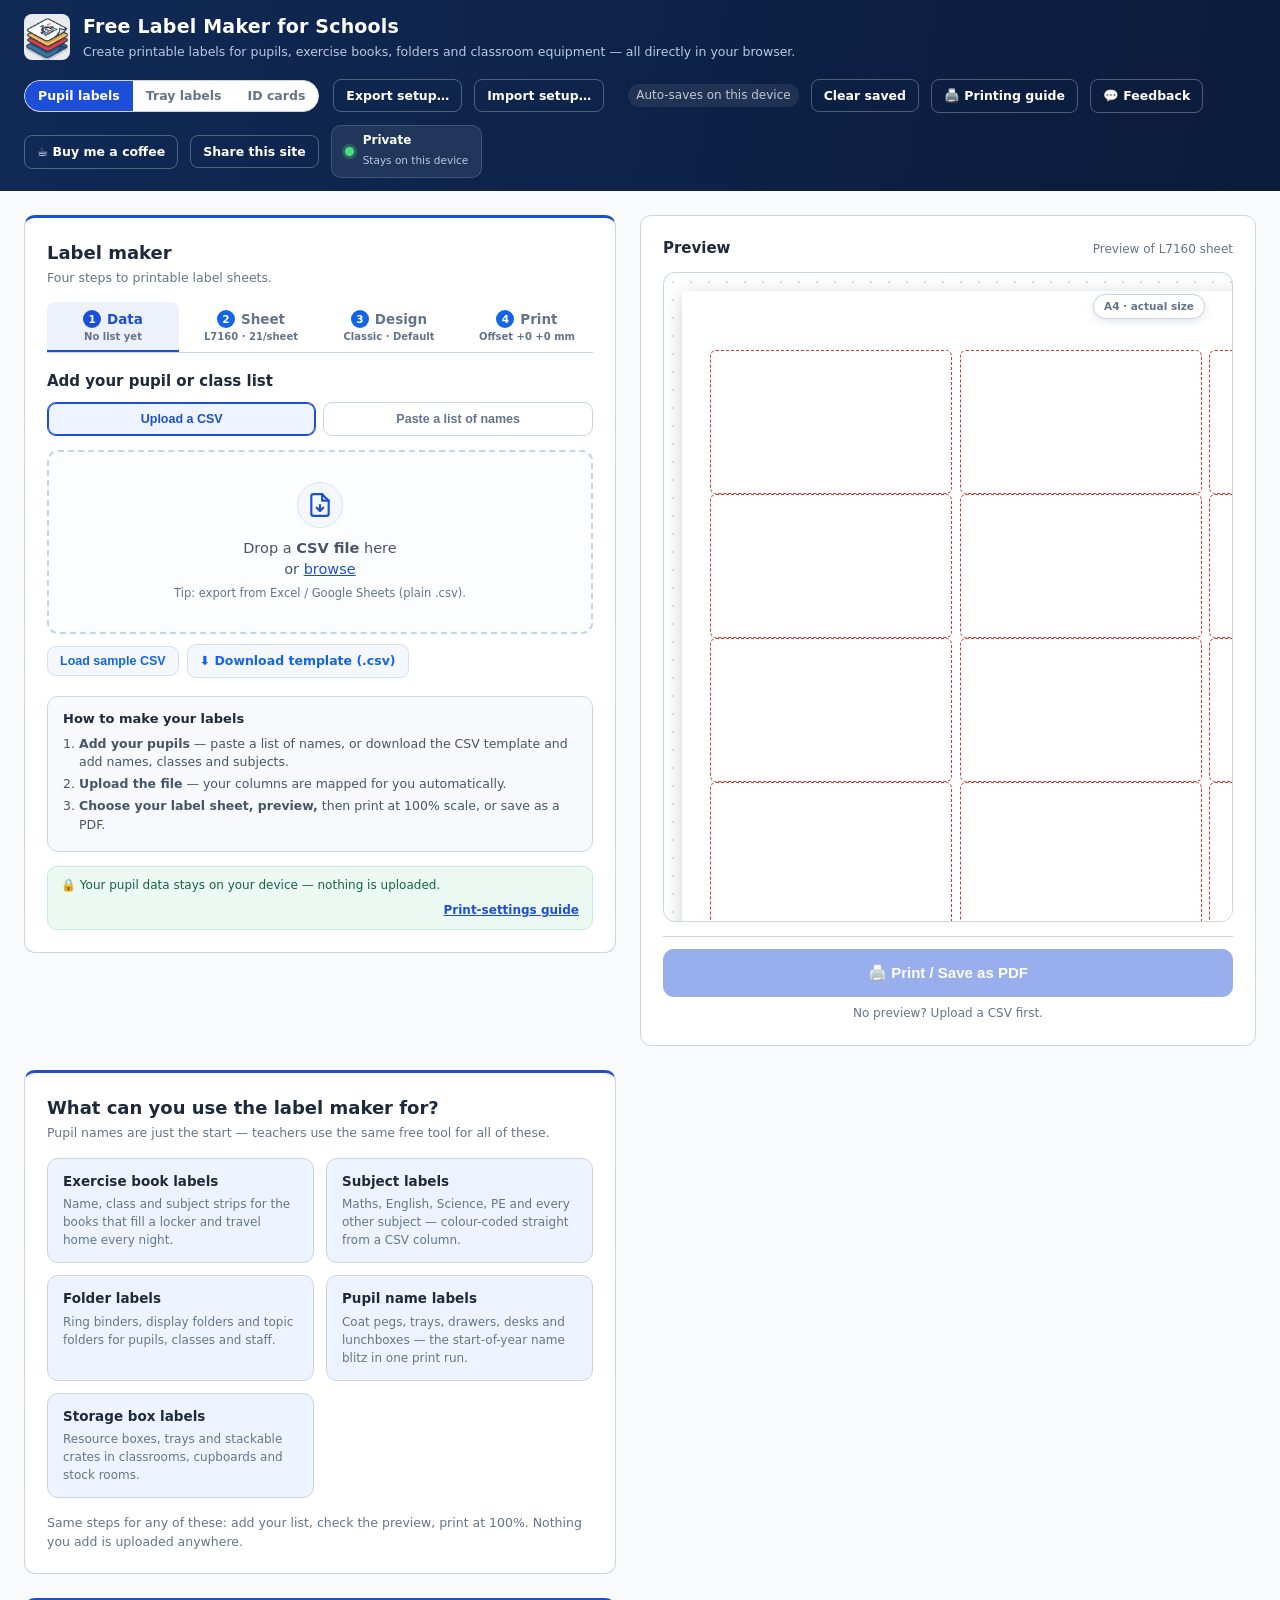
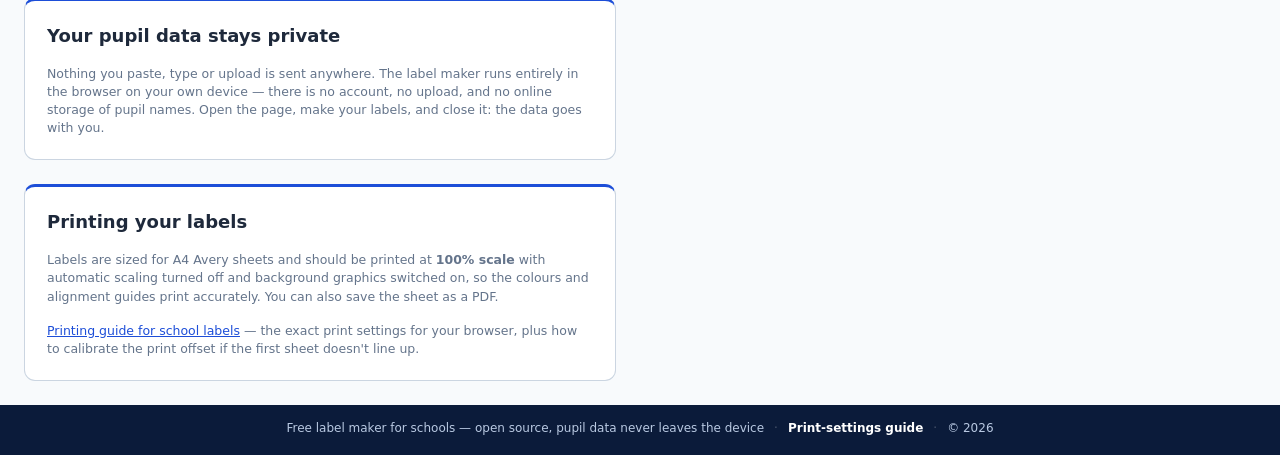
<file: index.html>
<!DOCTYPE html>
<html lang="en">
<head>
<meta charset="UTF-8">
<meta name="viewport" content="width=device-width, initial-scale=1.0">
<title>Free Label Maker for Schools | Print Pupil &amp; Book Labels</title>
<meta name="description" content="Free label maker for schools and teachers. Create and print pupil name labels, exercise book labels and classroom labels in your browser — no login required.">
<link rel="canonical" href="https://labels.welwyntech.co.uk/">
<meta name="robots" content="index, follow">
<meta name="theme-color" content="#0b1b3a">

<meta property="og:type" content="website">
<meta property="og:site_name" content="Label Maker for Schools">
<meta property="og:title" content="Free Label Maker for Schools | Print Pupil &amp; Book Labels">
<meta property="og:description" content="Free label maker for schools and teachers. Create and print pupil name labels, exercise book labels and classroom labels in your browser — no login required.">
<meta property="og:url" content="https://labels.welwyntech.co.uk/">
<meta property="og:image" content="https://labels.welwyntech.co.uk/assets/og-image.png?v=2">
<meta property="og:image:width" content="1200">
<meta property="og:image:height" content="630">
<meta property="og:locale" content="en_GB">

<meta name="twitter:card" content="summary_large_image">
<meta name="twitter:title" content="Free Label Maker for Schools | Print Pupil &amp; Book Labels">
<meta name="twitter:description" content="Free label maker for schools and teachers. Create and print pupil name labels, exercise book labels and classroom labels in your browser — no login required.">
<meta name="twitter:image" content="https://labels.welwyntech.co.uk/assets/og-image.png?v=2">

<script type="application/ld+json">
{
  "@context": "https://schema.org",
  "@type": "WebApplication",
  "name": "Label Maker for Schools",
  "url": "https://labels.welwyntech.co.uk/",
  "description": "Free label maker for schools and teachers. Create and print pupil name labels, exercise book labels and classroom labels in your browser — no login required.",
  "applicationCategory": "EducationalApplication",
  "operatingSystem": "Any web browser",
  "browserRequirements": "Requires JavaScript",
  "inLanguage": "en-GB",
  "offers": { "@type": "Offer", "price": "0", "priceCurrency": "GBP" },
  "featureList": [
    "Exercise book and subject labels",
    "Folder and storage box labels",
    "Pupil name labels",
    "Paste a list of names, no CSV needed",
    "A4 Avery label sheet templates",
    "Colour-coded text from CSV columns",
    "School branding and logo",
    "Pupil data never leaves the device"
  ],
  "publisher": { "@type": "Organization", "name": "Label Maker for Schools" }
}
</script>

<link rel="stylesheet" href="styles.css?v=27">
<style id="idPageStyle"></style>
<link rel="icon" href="data:image/svg+xml,<svg xmlns='http://www.w3.org/2000/svg' viewBox='0 0 100 100'><text y='.9em' font-size='90'>🏷️</text></svg>">
  <!-- Google tag (gtag.js) -->
<script async src="https://www.googletagmanager.com/gtag/js?id=G-NDG7QPBNRJ"></script>
<script>
  window.dataLayer = window.dataLayer || [];
  function gtag(){dataLayer.push(arguments);}
  gtag('js', new Date());

  gtag('config', 'G-NDG7QPBNRJ');
</script>
</head>
<body>

<header class="app-header">
  <div class="header-inner">
    <div class="brand">
      <img class="brand-logo" id="brandLogo" src="assets/EDU-logo.jpg?v=1" alt="Label Maker for Schools logo"
           onload="this.style.display='flex';document.getElementById('brandMark').style.display='none';"
           onerror="this.style.display='none';">
      <span class="brand-mark" id="brandMark" style="display:flex;">ALM</span>
      <div class="brand-text">
        <h1 id="headerSchool" class="brand-title">Free Label Maker for Schools</h1>
        <p class="brand-sub">Create printable labels for pupils, exercise books, folders and classroom equipment — all directly in your browser.</p>
      </div>
    </div>
    <nav class="header-actions" aria-label="Header actions">
      <div class="mode-switch" role="radiogroup" aria-label="Label type">
        <button type="button" class="mode-btn is-active" id="modeLabels" role="radio" aria-checked="true">Pupil labels</button>
        <button type="button" class="mode-btn" id="modeTray" role="radio" aria-checked="false">Tray labels</button>
        <button type="button" class="mode-btn" id="modeId" role="radio" aria-checked="false">ID cards</button>
      </div>
      <button type="button" class="header-link" id="exportSetup" title="Download your layout, fonts and content as a file. Your settings also save automatically in this browser.">Export setup…</button>
      <button type="button" class="header-link" id="importSetup" title="Load a saved setup file">Import setup…</button>
      <input type="file" id="importSetupFile" accept="application/json,.json" hidden>
      <span class="header-hint" id="setupHint"></span>
      <span class="save-state" id="autosaveHint" aria-live="polite"
            title="Your layout, ID card and tray labels are stored in this browser only">Auto-saves on this device</span>
      <button type="button" class="header-link" id="clearSavedSetup"
              title="Clear the setup auto-saved in this browser and reload with the defaults">Clear saved</button>
      <a class="header-link" href="print-guide.html" target="_blank" rel="noopener">🖨️ Printing guide</a>
      <a class="header-link" href="feedback.html">💬 Feedback</a>
      <a class="header-link" href="https://ko-fi.com/Q2K727N8IU" target="_blank" rel="noopener">☕ Buy me a coffee</a>
      <button type="button" class="header-link" id="shareSiteBtn" data-label="Share this site">Share this site</button>
      <div class="gdpr-badge" id="gdprBadge">
        <span class="gdpr-dot"></span>
        <span class="gdpr-text">
          <strong>Private</strong>
          <small>Stays on this device</small>
        </span>
      </div>
    </nav>
  </div>
</header>

<main class="layout">

  <!-- ================= CONTROLS ================= -->
  <section class="panel controls-panel" aria-labelledby="controlsTitle">
    <div class="card-head">
      <h2 id="controlsTitle" class="card-title">Label maker</h2>
      <p class="card-sub">Four steps to printable label sheets.</p>
    </div>

    <div class="step-tabs" role="tablist" aria-label="Label maker steps">
      <button class="step-tab is-active" id="stepTab1" type="button" role="tab" aria-selected="true" aria-controls="stepPanel1" data-panel="stepPanel1">
        <span class="tab-label"><span class="tab-num">1</span>Data</span>
        <span class="tab-chip" id="chipData">No list yet</span>
      </button>
      <button class="step-tab" id="stepTab2" type="button" role="tab" aria-selected="false" aria-controls="stepPanel2" data-panel="stepPanel2">
        <span class="tab-label"><span class="tab-num">2</span>Sheet</span>
        <span class="tab-chip" id="chipSheet">L7160 · 21/sheet</span>
      </button>
      <button class="step-tab" id="stepTab3" type="button" role="tab" aria-selected="false" aria-controls="stepPanel3" data-panel="stepPanel3">
        <span class="tab-label"><span class="tab-num">3</span>Design</span>
        <span class="tab-chip" id="chipDesign">Classic · Default</span>
      </button>
      <button class="step-tab" id="stepTab4" type="button" role="tab" aria-selected="false" aria-controls="stepPanel4" data-panel="stepPanel4">
        <span class="tab-label"><span class="tab-num">4</span>Print</span>
        <span class="tab-chip" id="chipPrint">Offset +0 +0 mm</span>
      </button>
    </div>

    <div class="step-panel" id="stepPanel1" role="tabpanel" aria-labelledby="stepTab1">

    <!-- Data tab · Add pupils -->
    <section class="step" aria-label="Add pupils">
      <div class="step-head">
        <h3 class="step-title">Add your pupil or class list</h3>
      </div>

      <div class="source-tabs" role="tablist" aria-label="How to add pupils">
        <button class="source-tab is-active" id="tabUpload" type="button" role="tab"
                aria-selected="true" aria-controls="uploadSource">Upload a CSV</button>
        <button class="source-tab" id="tabPaste" type="button" role="tab"
                aria-selected="false" aria-controls="pasteSource">Paste a list of names</button>
      </div>

      <div id="uploadSource" role="tabpanel" aria-labelledby="tabUpload">
        <div class="upload-area" id="dropZone">
          <input type="file" id="csvFile" accept=".csv,text/csv,.txt" hidden>
          <div class="upload-icon"><svg xmlns="http://www.w3.org/2000/svg" width="26" height="26" viewBox="0 0 24 24" fill="none" stroke="currentColor" stroke-width="2" stroke-linecap="round" stroke-linejoin="round" aria-hidden="true" focusable="false"><path d="M14 2H6a2 2 0 0 0-2 2v16a2 2 0 0 0 2 2h12a2 2 0 0 0 2-2V8z"/><polyline points="14 2 14 8 20 8"/><line x1="12" y1="12" x2="12" y2="17"/><polyline points="9 14.5 12 17.5 15 14.5"/></svg></div>
          <p class="upload-main">Drop a <strong>CSV file</strong> here<br>or <span class="linklike" id="browseBtn">browse</span></p>
          <p class="upload-hint">Tip: export from Excel / Google Sheets (plain .csv).</p>
          <p class="upload-error" id="uploadError" hidden></p>
        </div>

        <div class="sample-row">
          <button class="btn-soft btn-sm" id="loadSampleBtn" type="button">Load sample CSV</button>
          <a class="btn-soft btn-sm download-link" href="sample-pupils.csv" download="sample-pupils.csv">⬇️ Download template (.csv)</a>
        </div>
      </div>

      <div id="pasteSource" role="tabpanel" aria-labelledby="tabPaste" hidden>
        <textarea id="pasteList" class="paste-box" rows="7" spellcheck="false"
                  aria-label="Names to print, one per line"
                  placeholder="John Smith&#10;Sarah Jones&#10;David Brown&#10;Emily Wilson"></textarea>
        <p class="upload-hint">One name per line — no CSV needed. Pasting from Excel or Google Sheets. Tab-separated cells become separate columns.</p>
        <div class="paste-actions">
          <button class="btn-soft btn-sm" id="pasteGo" type="button">Make labels</button>
          <span class="paste-hint" id="pasteHint" hidden></span>
        </div>
        <p class="upload-error" id="pasteError" hidden></p>
      </div>

      <div id="fileStatus" class="file-status" hidden>
        <span id="fileStatusText"></span>
        <button class="btn-ghost btn-sm" id="clearFileBtn" type="button">Remove</button>
      </div>
      <p class="skipped-note" id="skippedNote" hidden></p>
    </section>

    <!-- Data tab · Map columns -->
    <section class="step" id="mappingSection" hidden>
      <div class="step-head">
        <h3 class="step-title">Map your columns</h3>
      </div>
      <details class="adv-details" id="mapDetails">
        <summary><span class="map-status" id="mapStatus">Columns mapped automatically</span><span class="map-cue" id="mapCue">Adjust…</span></summary>
        <p class="hint-text">Fields are numbered top to bottom. Each dropdown lists your uploaded CSV columns (labelled A, B, C… as in a spreadsheet). Any field can be hidden.</p>

        <div class="field-map" id="mappingRowFirst"></div>
        <div class="field-map" id="mappingRowLast"></div>
        <div class="field-map" id="mappingRowClass"></div>
        <div class="field-map" id="mappingRowSubject"></div>
        <div class="field-map" id="mappingRowYear"></div>
        <div class="field-map" id="mappingRowSchool"></div>
        <div class="field-map" id="mappingRowColour"></div>

        <div class="sort-row">
        <label for="sortSelect">Label order</label>
        <select id="sortSelect">
          <option value="none" selected>As imported</option>
          <option value="first">A–Z by first name</option>
          <option value="surname">A–Z by surname</option>
        </select>
        <span class="hint-inline">Choose how pupils are ordered on the labels.</span>
      </div>

      <details class="adv-details" id="labelFieldsDetails">
        <summary>Label fields</summary>
        <label class="check"><input type="checkbox" id="optSchoolTop" checked><span>School name strip on label</span></label>
        <label class="check"><input type="checkbox" id="optClassName" checked><span>Class / form</span></label>
        <label class="check"><input type="checkbox" id="optSubject" checked><span>Subject</span></label>
        <label class="check"><input type="checkbox" id="optYearGroup" checked><span>Year group</span></label>
      </details>
      </details>
    </section>
    </div><!-- /stepPanel1 -->

    <div class="step-panel" id="stepPanel2" role="tabpanel" aria-labelledby="stepTab2" hidden>

    <!-- Sheet tab · Choose sheet -->
    <section class="step" aria-label="Choose label sheet">
      <div class="step-head">
        <h3 class="step-title">Choose your label sheet</h3>
      </div>
      <div id="templateList" class="template-list" role="radiogroup" aria-label="Label templates"></div>
    </section>
    </div><!-- /stepPanel2 -->

    <div class="step-panel" id="stepPanel3" role="tabpanel" aria-labelledby="stepTab3" hidden>

    <!-- Graphic label designs (collapsible) -->
    <section class="step gfx-step" aria-label="Graphic label designs">
      <details class="gfx-details">
        <summary class="step-head gfx-summary">
          <h3 class="step-title">Graphic label designs</h3>
          <span class="gfx-chev" aria-hidden="true"></span>
        </summary>
        <p class="hint-text">Pick a design to preview it on your chosen sheet above — your normal templates stay exactly as they were.
          <button type="button" class="btn-ghost btn-sm" id="gfxExit" hidden>⬅ Back to plain labels</button>
        </p>
        <div id="gfxGrid" class="gfx-grid" role="radiogroup" aria-label="Graphic label designs">
        <button type="button" class="gfx-card" data-slug="colourful-classroom" role="radio" aria-checked="false">
          <img src="Templates/Colourful%20Classroom.png" alt="Colourful Classroom design preview">
          <span class="gfx-name">Colourful Classroom</span>
          <span class="gfx-try">Try this design</span>
        </button>
        <button type="button" class="gfx-card" data-slug="colourful-solid" role="radio" aria-checked="false">
          <img src="Templates/colourful-classroom-solid.png" alt="Colourful Solid design preview">
          <span class="gfx-name">Colourful Solid</span>
          <span class="gfx-try">Try this design</span>
        </button>
        <button type="button" class="gfx-card" data-slug="modern-pastel" role="radio" aria-checked="false">
          <img src="Templates/Modern%20Pastel.jpg" alt="Modern Pastel design preview">
          <span class="gfx-name">Modern Pastel</span>
          <span class="gfx-try">Try this design</span>
        </button>
        <button type="button" class="gfx-card" data-slug="space-explorer" role="radio" aria-checked="false">
          <img src="Templates/Space%20Explorer.jpg" alt="Space Explorer design preview">
          <span class="gfx-name">Space Explorer</span>
          <span class="gfx-try">Try this design</span>
        </button>
        <button type="button" class="gfx-card" data-slug="nature-animals" role="radio" aria-checked="false">
          <img src="Templates/Nature%20%26%20Animals.jpg" alt="Nature and Animals design preview">
          <span class="gfx-name">Nature &amp; Animals</span>
          <span class="gfx-try">Try this design</span>
        </button>
      </div>
      <div class="gfx-options" id="gfxControls" hidden>
        <div class="gfx-opt">
          <label for="gfxPos">Text position</label>
          <input type="range" id="gfxPos" min="25" max="75" step="1" value="50">
          <span class="hint-inline">Slide to move the name band up or down on the label</span>
        </div>
        <div class="gfx-opt">
          <label for="gfxColour">Text colour</label>
          <select id="gfxColour">
            <option value="dark" selected>Dark</option>
            <option value="light">White</option>
          </select>
        </div>
      </div>
      </details>
    </section>

    <!-- Design tab · Label style -->
    <section class="step" aria-label="Label style">
      <div class="step-head">
        <h3 class="step-title">Customise your labels</h3>
      </div>

      <select id="layoutSelect" class="sr-only" aria-label="Label style">
        <option value="classic" selected>School / name / subject</option>
        <option value="badge">Badge style</option>
        <option value="minimal">Minimal sticker</option>
        <option value="stack">Logo top</option>
        <option value="marking">Story-club banner content</option>
        <option value="simple">WALT &amp; WILF</option>
      </select>

      <div class="layout-cards" role="radiogroup" aria-label="Label style">
        <button type="button" class="layout-card selected" data-layout="classic" role="radio" aria-checked="true">
          <span class="l-prev l-prev-classic">
            <span class="p-bar">School name</span>
            <span class="p-name">Emma Smith</span>
            <span class="p-subj">Maths</span>
            <span class="p-meta">7A · Year 7</span>
          </span>
          <span class="layout-name">Classic</span>
          <span class="layout-desc">School strip, name &amp; subject</span>
        </button>
        <button type="button" class="layout-card" data-layout="badge" role="radio" aria-checked="false">
          <span class="l-prev l-prev-badge">
            <span class="p-badge">AL</span>
            <span class="p-name">Emma Smith</span>
            <span class="p-subj">Maths</span>
          </span>
          <span class="layout-name">Badge</span>
          <span class="layout-desc">School badge with details</span>
        </button>
        <button type="button" class="layout-card" data-layout="minimal" role="radio" aria-checked="false">
          <span class="l-prev l-prev-minimal">
            <span class="p-name">Emma Smith</span>
            <span class="p-subj">Maths</span>
          </span>
          <span class="layout-name">Minimal</span>
          <span class="layout-desc">Clean name &amp; subject</span>
        </button>
        <button type="button" class="layout-card" data-layout="stack" role="radio" aria-checked="false">
          <span class="l-prev l-prev-stack">
            <span class="ps-logo"></span>
            <span class="ps-school">School name</span>
            <span class="ps-meta">Year 7 · 7A</span>
            <span class="p-subj">Maths</span>
            <span class="p-name">Emma Smith</span>
          </span>
          <span class="layout-name">Logo top</span>
          <span class="layout-desc">Logo, school, class &amp; name</span>
        </button>
        <button type="button" class="layout-card" data-layout="marking" role="radio" aria-checked="false">
          <span class="l-prev l-prev-marking">
            <span class="pm-head">
              <span class="pm-logo"></span>
              <span class="pm-head-text">
                <span class="pm-title"></span>
                <span class="pm-char"></span>
              </span>
            </span>
            <span class="pm-row">
              <span class="pm-wilf">
                <span class="pm-wilf-h">WILF</span>
                <span class="pm-crit"><i></i></span>
                <span class="pm-crit"><i></i></span>
                <span class="pm-crit"><i></i></span>
              </span>
              <span class="pm-vocab"></span>
              <span class="pm-circle"></span>
            </span>
          </span>
          <span class="layout-name">Story-club banner content</span>
          <span class="layout-desc">Story banner with WILF checklist &amp; tick circle</span>
        </button>
        <button type="button" class="layout-card" data-layout="simple" role="radio" aria-checked="false">
          <span class="l-prev l-prev-simple">
            <span class="ps-walt"><b>WALT</b><i></i></span>
            <span class="ps-row">
              <span class="ps-wilf">
                <span class="ps-wilf-h">WILF</span>
                <span class="ps-crit"><i></i></span>
                <span class="ps-crit"><i></i></span>
                <span class="ps-crit"><i></i></span>
              </span>
              <span class="ps-circle"></span>
            </span>
          </span>
          <span class="layout-name">WALT &amp; WILF</span>
          <span class="layout-desc">WALT band, WILF tick box &amp; traffic-light circle</span>
        </button>
      </div>

      <label class="check" for="optSubjectHl"><input type="checkbox" id="optSubjectHl" checked><span>Highlight the subject text with a soft background (all label styles)</span></label>

      <div class="style-row">
        <span class="style-row-label">Text style</span>
        <span class="style-pick"><label for="fontSelect">Font</label>
          <select id="fontSelect">
            <option value="" selected>Default</option>
            <option value="comic">Comic Sans MS</option>
            <option value="georgia">Georgia</option>
            <option value="verdana">Verdana</option>
            <option value="trebuchet">Trebuchet MS</option>
          </select>
        </span>
        <span class="style-pick"><label for="sizeName">Name</label>
          <select id="sizeName">
            <option value="0.7">×small</option>
            <option value="0.85">small</option>
            <option value="1" selected>normal</option>
            <option value="1.15">large</option>
            <option value="1.3">×large</option>
          </select>
        </span>
        <span class="style-pick"><label for="sizeSubj">Subject</label>
          <select id="sizeSubj">
            <option value="0.7">×small</option>
            <option value="0.85">small</option>
            <option value="1" selected>normal</option>
            <option value="1.15">large</option>
            <option value="1.3">×large</option>
          </select>
        </span>
        <span class="style-pick"><label for="sizeMeta">Class / year</label>
          <select id="sizeMeta">
            <option value="0.7">×small</option>
            <option value="0.85">small</option>
            <option value="1" selected>normal</option>
            <option value="1.15">large</option>
            <option value="1.3">×large</option>
          </select>
        </span>
      </div>

      <div class="logo-size-row">
        <label for="logoSizeSelect">Logo size</label>
        <select id="logoSizeSelect">
          <option value="std" selected>Standard</option>
          <option value="lg">Large</option>
          <option value="xl">Extra large</option>
        </select>
        <span class="hint-inline">Applies to the logo on each label (if one is set)</span>
      </div>
      <div id="logoUploadRow"></div>

      <div id="markingEditor" class="marking-editor" hidden>
        <details class="adv-details" open>
          <summary>Story-club banner content</summary>
          <p class="hint-text">This style prints the same banner on every label — sizes to the wide 99×34&#8201;mm L7162 sheet. Edits apply instantly; no CSV needed.</p>
          <div class="marking-fields">
            <label for="mkTitle">Lesson / club title
              <input type="text" id="mkTitle">
            </label>
            <label for="mkChar">Subtitle / character
              <input type="text" id="mkChar">
            </label>
            <label for="mkVocab">Vocabulary / word bank <span class="hint-inline">one per line (up to 4 words)</span>
              <textarea id="mkVocab" rows="3"></textarea>
            </label>
            <div class="marking-imgs">
              <span class="mk-upload">
                <button type="button" class="btn-ghost btn-sm" id="mkClubBtn">Club badge…</button>
                <button type="button" class="btn-ghost btn-sm" id="mkClubClear" hidden>Remove</button>
              </span>
              <span class="mk-upload">
                <button type="button" class="btn-ghost btn-sm" id="mkStoryBtn">Story image…</button>
                <button type="button" class="btn-ghost btn-sm" id="mkStoryClear" hidden>Remove</button>
              </span>
            </div>
            <label class="check"><input type="checkbox" id="mkShowWilf" checked><span>Show WILF checklist</span></label>
            <label class="check"><input type="checkbox" id="mkShowCircle" checked><span>Show grading circle (tick by hand)</span></label>
            <div class="marking-wilfs">
              <label class="hint-inline" for="mkWilf1">WILF criteria (leave blank to skip):</label>
              <input type="text" id="mkWilf1" placeholder="Capital Letters">
              <input type="text" id="mkWilf2" placeholder=". (Full stop)">
              <input type="text" id="mkWilf3" placeholder="word with prefix un">
              <input type="text" id="mkWilf4" placeholder="(optional 4th success criterion)">
            </div>
          </div>
        </details>
      </div>

      <div id="simpleEditor" class="marking-editor" hidden>
        <details class="adv-details" open>
          <summary>WALT &amp; WILF content</summary>
          <p class="hint-text">This style prints the same WALT &amp; WILF label on every sticker — sized to the wide 99×34&#8201;mm L7162 sheet. Edits apply instantly; no CSV needed. Children colour the circle in as a traffic-light check.</p>
          <div class="marking-fields">
            <label for="smWalt">WALT (what we are learning today)
              <textarea id="smWalt" rows="2"></textarea>
            </label>
            <div class="marking-wilfs">
              <label class="hint-inline" for="smWilf1">WILF criteria — tick boxes (leave blank to skip):</label>
              <input type="text" id="smWilf1" placeholder="I can...">
              <input type="text" id="smWilf2" placeholder="I can...">
              <input type="text" id="smWilf3" placeholder="I can...">
              <input type="text" id="smWilf4" placeholder="(optional 4th criterion)">
            </div>
          </div>
        </details>
      </div>
    </section>

    <!-- Colour &amp; text options (design-time choices) -->
    <details class="adv-details" id="colourCodeDetails">
      <summary>Colour &amp; text options</summary>
      <label class="check"><input type="checkbox" id="optColourCode"><span>Colour-code text from a colour column (e.g. "blue", "orange")</span></label>
      <div class="colour-row" id="colourFieldRow">
        <label for="colourFieldSelect">Colour applies to</label>
        <select id="colourFieldSelect">
          <option value="name" selected>Name</option>
          <option value="subject">Subject</option>
          <option value="meta">Class / year</option>
          <option value="all">Whole label text</option>
        </select>
      </div>

      <div class="colour-row">
        <label for="labelBarColor">School strip colour</label>
        <input type="color" id="labelBarColor" value="#1d4ed8" aria-label="School strip colour">
        <button type="button" class="btn-ghost btn-sm" id="labelBarReset">Reset to default</button>
        <span class="hint-inline">Colour of the school-name bar on each printed label</span>
      </div>
    </details>
    </div><!-- /stepPanel3 -->

    <div class="step-panel" id="stepPanel4" role="tabpanel" aria-labelledby="stepTab4" hidden>

    <!-- Advanced printing options -->
    <details class="adv-details">
      <summary>Advanced printing options</summary>
      <label class="check"><input type="checkbox" id="optGuides" checked><span>Show dashed alignment guides</span></label>
      <label class="check"><input type="checkbox" id="optColor" checked><span>Print in colour (accent bars)</span></label>
      <label class="check"><input type="checkbox" id="optSkipBlanks" checked><span>Skip empty pupil names</span></label>

      <p class="hint-text">Turn the guides off for the final run. Print at <strong>100% / Actual size</strong>, margins <strong>None</strong>, background graphics <strong>On</strong>.</p>

      <div class="cal-box" id="calBox">
        <p class="cal-title">🤏 Labels not lining up? (print offset)</p>
        <p class="hint-text">Some printers silently add a top/side margin. Print the test sheet once, measure the gap around the dashed boxes, then enter the millimetres here (negative = moves up/left). Saved on this device only.</p>
        <div class="cal-row">
          <label>Left↔<span id="calXVal">0</span>mm</label>
          <input type="number" id="calX" step="0.5" min="-25" max="25">
        </div>
        <div class="cal-row">
          <label>Top↕<span id="calYVal">0</span>mm</label>
          <input type="number" id="calY" step="0.5" min="-25" max="25">
        </div>
        <div class="cal-btns">
          <button type="button" class="btn-ghost btn-sm" id="calTest">🖨️ Print test sheet</button>
          <button type="button" class="btn-ghost btn-sm" id="calApply">Apply &amp; preview</button>
          <button type="button" class="btn-ghost btn-sm" id="calReset">Reset</button>
        </div>
        <p class="cal-status" id="calStatus"></p>
      </div>
    </details>
    </div><!-- /stepPanel4 -->

    <!-- How to make your labels -->
    <div class="about-block">
      <h3>How to make your labels</h3>
      <ol class="how-list">
        <li><strong>Add your pupils</strong> — paste a list of names, or download the CSV template and add names, classes and subjects.</li>
        <li><strong>Upload the file</strong> — your columns are mapped for you automatically.</li>
        <li><strong>Choose your label sheet, preview,</strong> then print at 100% scale, or save as a PDF.</li>
      </ol>
    </div>

    <div class="privacy-strip">
      <span>🔒 Your pupil data stays on your device — nothing is uploaded.</span>
      <a href="print-guide.html" target="_blank" rel="noopener">Print-settings guide</a>
    </div>
  </section>

  <!-- ================= PREVIEW ================= -->
  <section class="panel preview-panel" aria-labelledby="previewTitle">
    <div class="preview-head">
      <h2 id="previewTitle" class="panel-title">Preview</h2>
      <span class="preview-meta" id="previewMeta">Waiting for a CSV…</span>
    </div>
    <div class="preview-stage">
      <span class="a4-badge">A4 · actual size</span>
      <div id="sheetContainer" class="sheet-scroll"></div>
    </div>
    <div class="preview-foot">
      <button class="btn-primary" id="printBtn">🖨️ Print / Save as PDF</button>
      <p class="print-note" id="printNote">No preview? Upload a CSV first.</p>
    </div>
  </section>

  <!-- ================= USE CASES ================= -->
  <section class="panel use-cases" aria-labelledby="useCasesTitle">
    <div class="use-head">
      <h2 id="useCasesTitle" class="card-title">What can you use the label maker for?</h2>
      <p class="card-sub">Pupil names are just the start — teachers use the same free tool for all of these.</p>
    </div>
    <ul class="use-grid">
      <li class="use-item">
        <h3 class="use-name">Exercise book labels</h3>
        <p class="use-desc">Name, class and subject strips for the books that fill a locker and travel home every night.</p>
      </li>
      <li class="use-item">
        <h3 class="use-name">Subject labels</h3>
        <p class="use-desc">Maths, English, Science, PE and every other subject — colour-coded straight from a CSV column.</p>
      </li>
      <li class="use-item">
        <h3 class="use-name">Folder labels</h3>
        <p class="use-desc">Ring binders, display folders and topic folders for pupils, classes and staff.</p>
      </li>
      <li class="use-item">
        <h3 class="use-name">Pupil name labels</h3>
        <p class="use-desc">Coat pegs, trays, drawers, desks and lunchboxes — the start-of-year name blitz in one print run.</p>
      </li>
      <li class="use-item">
        <h3 class="use-name">Storage box labels</h3>
        <p class="use-desc">Resource boxes, trays and stackable crates in classrooms, cupboards and stock rooms.</p>
      </li>
    </ul>
    <p class="use-foot">Same steps for any of these: add your list, check the preview, print at 100%. Nothing you add is uploaded anywhere.</p>
  </section>

  <!-- ================= PRIVACY ================= -->
  <section class="panel use-cases" aria-labelledby="privacyTitle">
    <div class="use-head">
      <h2 id="privacyTitle" class="card-title">Your pupil data stays private</h2>
    </div>
    <p class="use-foot">Nothing you paste, type or upload is sent anywhere. The label maker runs entirely in the browser on your own device — there is no account, no upload, and no online storage of pupil names. Open the page, make your labels, and close it: the data goes with you.</p>
  </section>

  <!-- ================= PRINTING ================= -->
  <section class="panel use-cases" aria-labelledby="printingTitle">
    <div class="use-head">
      <h2 id="printingTitle" class="card-title">Printing your labels</h2>
    </div>
    <p class="use-foot">Labels are sized for A4 Avery sheets and should be printed at <strong>100% scale</strong> with automatic scaling turned off and background graphics switched on, so the colours and alignment guides print accurately. You can also save the sheet as a PDF.</p>
    <p class="use-foot"><a href="print-guide.html" target="_blank" rel="noopener">Printing guide for school labels</a> — the exact print settings for your browser, plus how to calibrate the print offset if the first sheet doesn't line up.</p>
  </section>

</main>

<!-- ================= TRAY LABELS MODE ================= -->
<section class="layout tray-layout" id="traySection" aria-label="Tray labels">

  <!-- Tray editor -->
  <div class="panel controls-panel tray-controls">
    <div class="card-head">
      <h2 class="card-title">Tray labels</h2>
      <p class="card-sub">Design labels for trays, drawers and boxes — then print on plain A4 paper.</p>
    </div>

    <section class="step" aria-label="Tray label template and size">
      <h3 class="step-title">1 · Template &amp; size</h3>
      <div class="tray-tpl-grid" role="radiogroup" aria-label="Tray label template" id="trayTplGrid"></div>
      <div class="style-row">
        <span class="style-row-label">Sheet setup</span>
        <span class="style-pick"><label for="traySize">Label size</label>
          <select id="traySize">
            <option value="small">Small · 60 × 30 mm</option>
            <option value="medium" selected>Medium · 90 × 40 mm</option>
            <option value="large">Large · 100 × 50 mm</option>
          </select>
        </span>
        <span class="style-pick"><label for="trayGap">Gap</label>
          <select id="trayGap">
            <option value="0">0 mm</option>
            <option value="2">2 mm</option>
            <option value="3" selected>3 mm</option>
            <option value="4">4 mm</option>
            <option value="5">5 mm</option>
            <option value="8">8 mm</option>
          </select>
        </span>
        <span class="style-pick"><label for="trayCut">Borders</label>
          <select id="trayCut">
            <option value="dashed" selected>Dashed cut lines</option>
            <option value="solid">Solid border</option>
            <option value="none">None</option>
          </select>
        </span>
      </div>
      <p class="hint-text">Label sizes are a starting point — measure your trays and test one page before printing the full set.</p>
    </section>

    <section class="step" aria-label="Your tray labels">
      <h3 class="step-title">2 · Your labels</h3>
      <div class="tray-actions">
        <button type="button" class="btn-soft btn-sm" id="trayAddBtn">+ Add label</button>
        <button type="button" class="btn-ghost btn-sm" id="trayStarterBtn">Add common classroom labels</button>
        <button type="button" class="btn-ghost btn-sm" id="trayClearBtn">Clear all…</button>
      </div>
      <ul class="tray-list" id="trayList"></ul>
      <p class="hint-text" id="trayEmpty">No labels yet — add one above, or start from the common classroom list.</p>

      <div class="tray-editor" id="trayEditor" hidden>
        <h4 class="tray-editor-title">Edit label <span id="trayEditNum"></span></h4>
        <label class="tray-field" for="trayText">Text
          <input type="text" id="trayText" maxlength="60" placeholder="Maths" autocomplete="off">
        </label>
        <label class="tray-field" for="traySubtext">Second line <span class="hint-inline">optional, shown smaller</span>
          <input type="text" id="traySubtext" maxlength="80" placeholder="Times tables" autocomplete="off">
        </label>
        <div class="tray-colour-row">
          <label for="trayBg">Background</label>
          <input type="color" id="trayBg" value="#f6f1fb" aria-label="Label background colour">
          <label for="trayFg">Text</label>
          <input type="color" id="trayFg" value="#374151" aria-label="Label text colour">
          <button type="button" class="btn-ghost btn-sm" id="trayColourReset">Template colours</button>
        </div>
        <div class="style-row">
          <span class="style-row-label">Text options</span>
          <span class="style-pick"><label for="trayFontScale">Size</label>
            <select id="trayFontScale">
              <option value="0.75">×small</option>
              <option value="1" selected>normal</option>
              <option value="1.25">large</option>
              <option value="1.5">×large</option>
            </select>
          </span>
          <span class="style-pick"><span class="style-row-label" id="trayAlignLabel">Align</span>
            <span class="tray-align" role="radiogroup" aria-labelledby="trayAlignLabel">
              <button type="button" class="tray-align-btn" data-align="left" role="radio" aria-checked="false">Left</button>
              <button type="button" class="tray-align-btn is-active" data-align="center" role="radio" aria-checked="true">Centre</button>
              <button type="button" class="tray-align-btn" data-align="right" role="radio" aria-checked="false">Right</button>
            </span>
          </span>
          <span class="style-pick"><label for="trayDecor">Decoration</label>
            <select id="trayDecor">
              <option value="none" selected>None</option>
              <option value="bar">Underline bar</option>
              <option value="dots">Three dots</option>
              <option value="star">Star</option>
            </select>
          </span>
        </div>
        <div class="tray-live">
          <span class="hint-inline">Preview</span>
          <div class="tray-live-box" id="trayLivePreview"></div>
        </div>
        <div class="tray-row-actions">
          <button type="button" class="btn-ghost btn-sm" id="trayDupBtn">Duplicate</button>
          <button type="button" class="btn-ghost btn-sm" id="trayDeleteBtn">Delete</button>
          <span class="hint-inline">Use ↑ ↓ in the list to reorder</span>
        </div>
      </div>
    </section>

    <div class="privacy-strip">
      <span>🔒 Tray text stays on your device — nothing is uploaded.</span>
      <a href="print-guide.html" target="_blank" rel="noopener">Print-settings guide</a>
    </div>
  </div>

  <!-- Tray preview -->
  <div class="panel preview-panel tray-preview">
    <div class="preview-head">
      <h2 class="panel-title">Preview</h2>
      <span class="preview-meta" id="trayMeta">No labels yet.</span>
    </div>
    <div class="preview-stage">
      <span class="a4-badge">A4 · actual size</span>
      <div id="traySheetContainer" class="sheet-scroll"></div>
    </div>
    <div class="preview-foot">
      <button class="btn-primary" id="trayPrintBtn" disabled>🖨️ Print / Save as PDF</button>
      <p class="print-note" id="trayPrintNote">Add a label to start. Print at 100% / Actual size, margins None, background graphics On.</p>
    </div>
  </div>
</section>

<!-- ================= ID CARDS (CR80) MODE ================= -->
<section class="layout id-layout" id="idSection" aria-label="ID cards">

  <!-- ID card editor -->
  <div class="panel controls-panel id-controls">
    <div class="card-head">
      <h2 class="card-title">ID cards</h2>
      <p class="card-sub">Design a CR80 staff ID card (85.6 × 54 mm) with your school logo and ID photo, then print on the card printer.</p>
    </div>

    <section class="step" aria-label="ID card template and colour">
      <h3 class="step-title">1 · Template &amp; colour</h3>
      <div class="id-tpl-grid" role="radiogroup" aria-label="ID card template" id="idTplGrid"></div>
      <div class="id-colour-row" id="idColourRow" role="group" aria-label="Card colour"></div>
      <div class="id-colour-custom">
        <label for="idColourCustom">Custom colour</label>
        <input type="color" id="idColourCustom" value="#1d4ed8" aria-label="Custom card colour">
        <span class="hint-inline">Match your school colours</span>
      </div>
    </section>

    <section class="step" aria-label="ID card details">
      <h3 class="step-title">2 · Card details</h3>
      <label class="tray-field" for="idSchool">School name
        <input type="text" id="idSchool" maxlength="70" autocomplete="organization">
      </label>
      <label class="tray-field" for="idName">Name
        <input type="text" id="idName" maxlength="50" placeholder="e.g. Alex Morgan" autocomplete="name">
      </label>
      <label class="tray-field" for="idJob">Job title
        <input type="text" id="idJob" maxlength="60" placeholder="e.g. Year 4 Teacher" autocomplete="organization-title">
      </label>
      <div class="style-row">
        <span class="style-row-label">Images</span>
        <span class="style-pick">
          <button type="button" class="btn-soft btn-sm" id="idLogoBtn">🖼️ Add / change school logo…</button>
        </span>
        <span class="style-pick">
          <button type="button" class="btn-soft btn-sm" id="idPhotoBtn">📷 Add ID photo…</button>
        </span>
        <span class="style-pick">
          <button type="button" class="btn-ghost btn-sm" id="idPhotoClear" hidden>Remove photo</button>
        </span>
      </div>
      <p class="hint-text">The logo is the same one used on your pupil and tray labels. Photos stay in this browser and are saved with your setup file — never uploaded.</p>
    </section>

    <div class="privacy-strip">
      <span>🔒 Card details and photos stay on your device — nothing is uploaded.</span>
      <a href="print-guide.html" target="_blank" rel="noopener">Print-settings guide</a>
    </div>
  </div>

  <!-- ID card preview -->
  <div class="panel preview-panel id-preview">
    <div class="preview-head">
      <h2 class="panel-title">Preview</h2>
      <span class="preview-meta" id="idMeta">CR80 · 85.6 × 54 mm</span>
    </div>
    <div class="preview-stage">
      <span class="a4-badge">CR80 · 85.6 × 54 mm</span>
      <div id="idSheetContainer" class="sheet-scroll"></div>
    </div>
    <div class="preview-foot">
      <button class="btn-primary" id="idPrintBtn" disabled>🖨️ Print / Save as PDF</button>
      <p class="print-note" id="idPrintNote">Enter a name to enable printing. Set the card printer to CR80 (85.6 × 54 mm), margins None.</p>
    </div>
  </div>
  <input type="file" id="idPhotoFile" accept="image/*" hidden>
</section>

<footer class="app-footer">
  <span id="footerText">Free label maker for schools — open source, pupil data never leaves the device</span>
  <span class="footer-sep">·</span>
  <a class="footer-link" href="print-guide.html" target="_blank" rel="noopener">Print-settings guide</a>
  <span class="footer-sep">·</span>
  <span>© <span id="footerYear"></span></span>
</footer>

<!-- ================= PRINT SHEETS (hidden on screen) ================= -->
<div id="printRoot" aria-hidden="true"></div>

<script src="lib/papaparse.min.js?v=5"></script>
<script src="config.js?v=7"></script>
<script src="app.js?v=31"></script>
<script>
  document.addEventListener("DOMContentLoaded", () => {
    const sel = document.getElementById("layoutSelect");
    const cards = Array.from(document.querySelectorAll(".layout-card"));
    const sync = (v) => {
      cards.forEach((c) => {
        const on = c.dataset.layout === v;
        c.classList.toggle("selected", on);
        c.setAttribute("aria-checked", on ? "true" : "false");
      });
    };
    sel.addEventListener("change", () => sync(sel.value));
    cards.forEach((c) => {
      c.addEventListener("click", () => {
        sel.value = c.dataset.layout;
        sel.dispatchEvent(new Event("change", { bubbles: true }));
        sync(c.dataset.layout);
      });
    });
  });
</script>
</body>
</html>
</file>
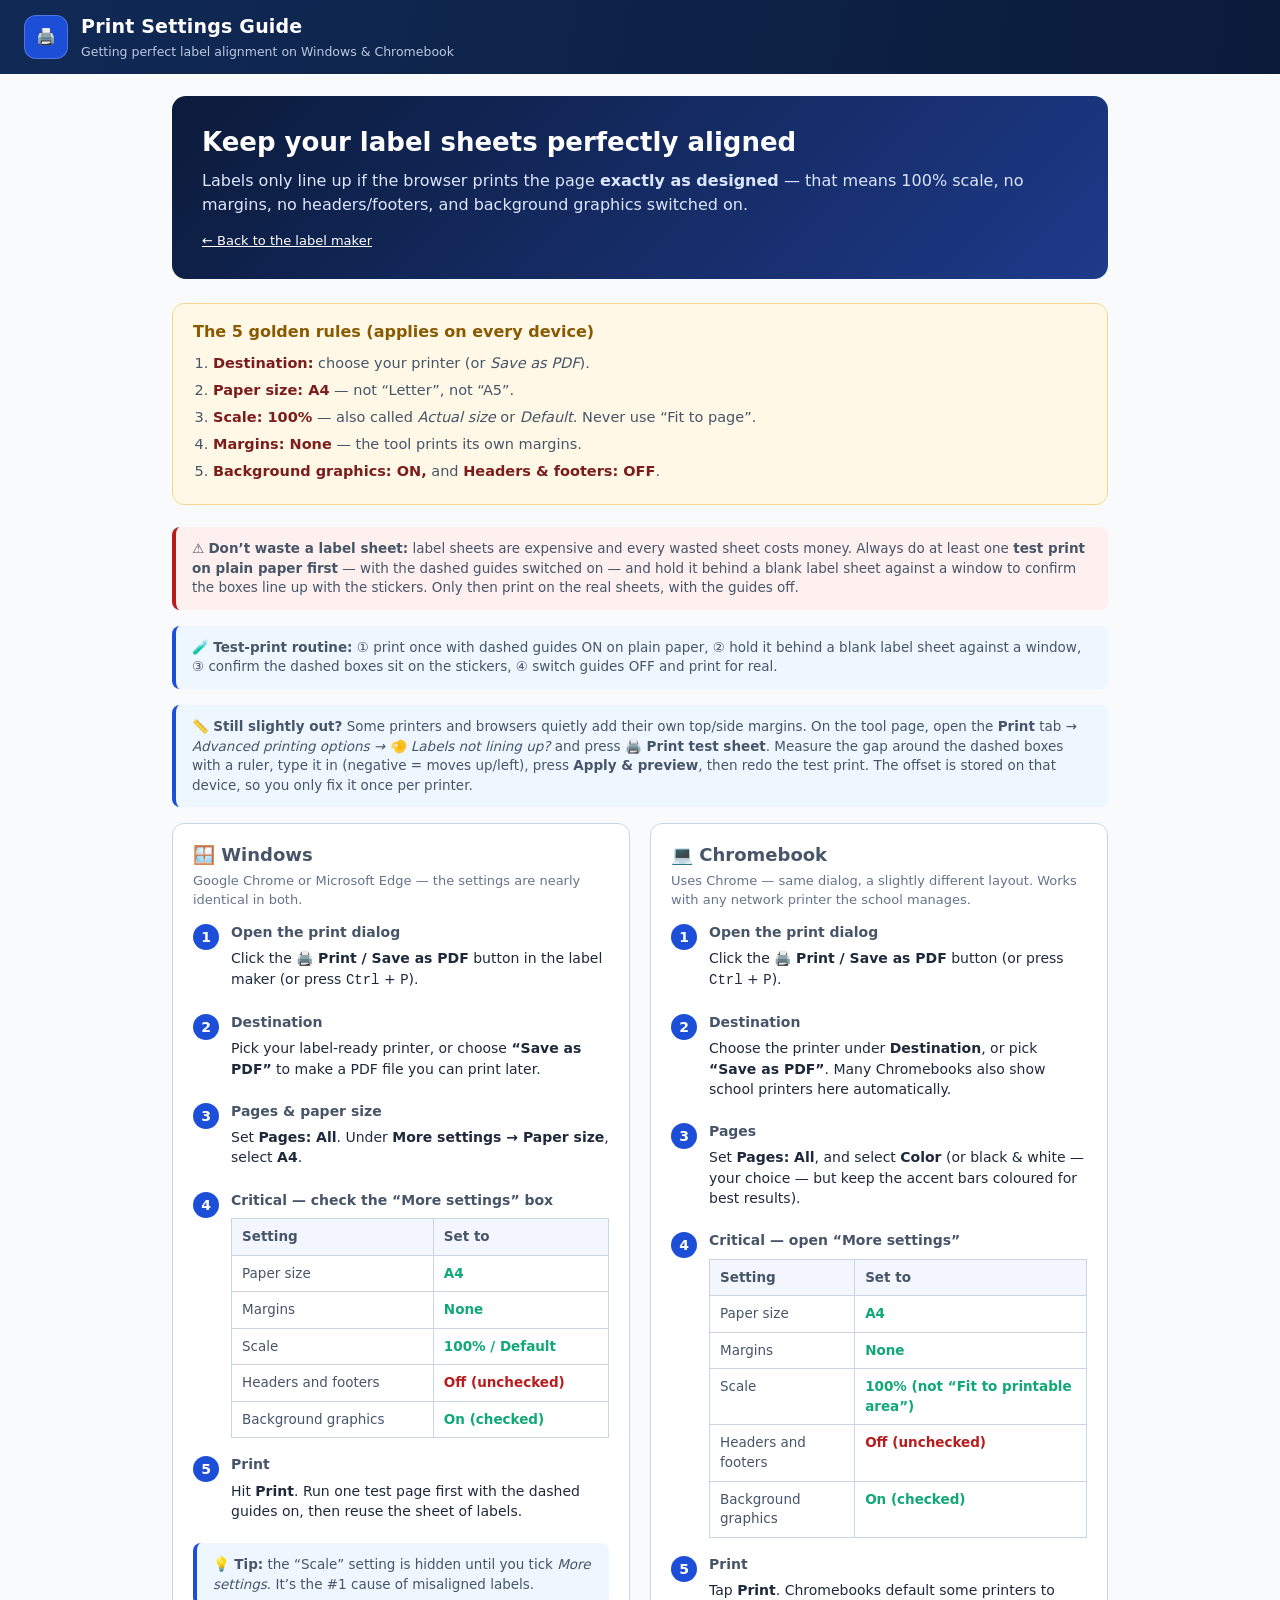
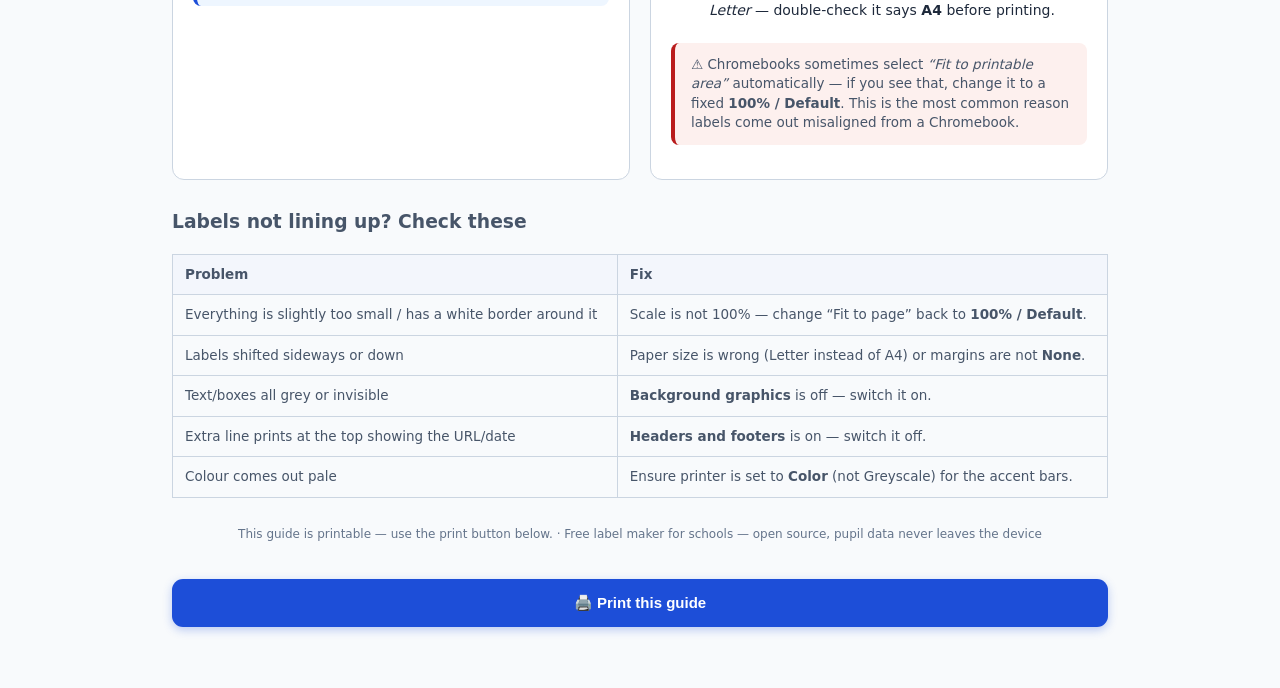
<file: print-guide.html>
<!DOCTYPE html>
<html lang="en">
<head>
<meta charset="UTF-8">
<meta name="viewport" content="width=device-width, initial-scale=1.0">
<title>Print Settings Guide — Label Maker for Schools</title>
<meta name="description" content="The exact printer settings needed for Windows and Chromebook to keep label sheets perfectly aligned.">
<link rel="canonical" href="https://labels.welwyntech.co.uk/print-guide.html">
<meta name="robots" content="index, follow">

<meta property="og:type" content="website">
<meta property="og:site_name" content="Label Maker for Schools">
<meta property="og:title" content="Print Settings Guide — Label Maker for Schools">
<meta property="og:description" content="The exact printer settings needed for Windows and Chromebook to keep label sheets perfectly aligned.">
<meta property="og:url" content="https://labels.welwyntech.co.uk/print-guide.html">
<meta property="og:image" content="https://labels.welwyntech.co.uk/assets/og-image.png">
<meta name="twitter:card" content="summary_large_image">

<link rel="stylesheet" href="styles.css?v=7">
<link rel="icon" href="data:image/svg+xml,<svg xmlns='http://www.w3.org/2000/svg' viewBox='0 0 100 100'><text y='.9em' font-size='90'>🖨️</text></svg>">

<style>
  /* ---------- Guide page only ---------- */
  .guide-main {
    max-width: 980px;
    margin: 22px auto;
    padding: 0 22px 40px;
  }
  .guide-hero {
    background: linear-gradient(135deg, #0b1b3a, #1e3a8a);
    color: #fff;
    border-radius: 14px;
    padding: 28px 30px;
    margin-bottom: 24px;
  }
  .guide-hero h2 { margin: 0 0 8px; font-size: 26px; }
  .guide-hero p { margin: 4px 0; color: #dbe6ff; }
  .guide-hero .back-link { display: inline-block; margin-top: 12px; color: #fff; font-size: 13px; }
  .golden {
    background: #fff8e6;
    border: 1px solid #f5d98b;
    border-radius: 12px;
    padding: 16px 20px;
    margin-bottom: 22px;
  }
  .golden h3 { margin: 0 0 10px; font-size: 16px; color: #8a5a00; }
  .golden ol { margin: 0; padding-left: 20px; }
  .golden li { margin: 6px 0; font-size: 14.5px; }
  .golden li strong { color: #7c1d1d; }
  .cols { display: grid; grid-template-columns: 1fr 1fr; gap: 20px; }
  @media (max-width: 820px) { .cols { grid-template-columns: 1fr; } }
  .os-card {
    border: 1px solid var(--border);
    border-radius: 12px;
    padding: 18px 20px;
    background: #fff;
  }
  .os-card h3 { margin: 0 0 4px; font-size: 18px; display: flex; align-items: center; gap: 8px; }
  .os-card .os-sub { color: var(--muted); font-size: 13px; margin: 0 0 12px; }
  .step { display: flex; gap: 12px; margin: 0 0 16px; }
  .step-num {
    flex: none; width: 26px; height: 26px; border-radius: 50%;
    background: var(--primary); color: #fff; font-weight: 700; font-size: 14px;
    display: flex; align-items: center; justify-content: center; margin-top: 2px;
  }
  .step-body { flex: 1; }
  .step-body h4 { margin: 0 0 6px; font-size: 14px; }
  .step-body p { margin: 0 0 6px; font-size: 14px; color: var(--ink); }
  .setting-table { width: 100%; border-collapse: collapse; font-size: 13.5px; margin-top: 8px; }
  .setting-table th, .setting-table td {
    border: 1px solid var(--border); padding: 8px 10px; text-align: left; vertical-align: top;
  }
  .setting-table th { background: #f3f6fc; }
  .setting-table td.yes { color: var(--ok); font-weight: 600; }
  .setting-table td.no  { color: #b91c1c; font-weight: 600; }
  .tip {
    background: #eef6ff; border-left: 4px solid var(--primary);
    padding: 12px 16px; border-radius: 8px; font-size: 13.5px; margin: 16px 0;
  }
  .warn {
    background: #fdf0ee; border-left: 4px solid #b91c1c;
    padding: 12px 16px; border-radius: 8px; font-size: 13.5px; margin: 16px 0;
  }
  .probs { width: 100%; border-collapse: collapse; font-size: 13.5px; margin-top: 8px; }
  .probs th, .probs td { border: 1px solid var(--border); padding: 10px 12px; text-align: left; }
  .probs th { background: #f3f6fc; }
  .guide-footer { margin-top: 28px; font-size: 12px; color: var(--muted); text-align: center; }
  .print-this { margin-top: 18px; }
  @media print {
    .guide-hero .back-link, .print-this, .app-header { display: none !important; }
    body { background: #fff; }
    .guide-main { margin: 0; }
  }
</style>
</head>
<body>

<header class="app-header">
  <div class="header-inner">
    <div class="brand">
      <span class="brand-mark">🖨️</span>
      <div class="brand-text">
        <h1 class="brand-title">Print Settings Guide</h1>
        <p class="brand-sub">Getting perfect label alignment on Windows &amp; Chromebook</p>
      </div>
    </div>
  </div>
</header>

<main class="guide-main">
  <div class="guide-hero">
    <h2>Keep your label sheets perfectly aligned</h2>
    <p>Labels only line up if the browser prints the page <strong>exactly as designed</strong> — that means 100% scale, no margins, no headers/footers, and background graphics switched on.</p>
    <a class="back-link" href="index.html">← Back to the label maker</a>
  </div>

  <div class="golden">
    <h3>The 5 golden rules (applies on every device)</h3>
    <ol>
      <li><strong>Destination:</strong> choose your printer (or <em>Save as PDF</em>).</li>
      <li><strong>Paper size: A4</strong> — not “Letter”, not “A5”.</li>
      <li><strong>Scale: 100%</strong> — also called <em>Actual size</em> or <em>Default</em>. Never use “Fit to page”.</li>
      <li><strong>Margins: None</strong> — the tool prints its own margins.</li>
      <li><strong>Background graphics: ON,</strong> and <strong>Headers &amp; footers: OFF</strong>.</li>
    </ol>
  </div>

  <div class="warn">
    ⚠️ <strong>Don’t waste a label sheet:</strong> label sheets are expensive and every wasted sheet costs money. Always do at least one <strong>test print on plain paper first</strong> — with the dashed guides switched on — and hold it behind a blank label sheet against a window to confirm the boxes line up with the stickers. Only then print on the real sheets, with the guides off.
  </div>

  <div class="tip">
    🧪 <strong>Test-print routine:</strong> ① print once with dashed guides ON on plain paper, ② hold it behind a blank label sheet against a window, ③ confirm the dashed boxes sit on the stickers, ④ switch guides OFF and print for real.
  </div>

  <div class="tip">
    📏 <strong>Still slightly out?</strong> Some printers and browsers quietly add their own top/side margins. On the tool page, open the <strong>Print</strong> tab → <em>Advanced printing options → 🤏 Labels not lining up?</em> and press <strong>🖨️ Print test sheet</strong>. Measure the gap around the dashed boxes with a ruler, type it in (negative = moves up/left), press <strong>Apply &amp; preview</strong>, then redo the test print. The offset is stored on that device, so you only fix it once per printer.
  </div>

  <div class="cols">

    <!-- ==================== WINDOWS ==================== -->
    <div class="os-card">
      <h3>🪟 Windows</h3>
      <p class="os-sub">Google Chrome or Microsoft Edge — the settings are nearly identical in both.</p>

      <div class="step">
        <div class="step-num">1</div>
        <div class="step-body">
          <h4>Open the print dialog</h4>
          <p>Click the <strong>🖨️ Print / Save as PDF</strong> button in the label maker (or press <kbd>Ctrl</kbd> + <kbd>P</kbd>).</p>
        </div>
      </div>

      <div class="step">
        <div class="step-num">2</div>
        <div class="step-body">
          <h4>Destination</h4>
          <p>Pick your label-ready printer, or choose <strong>“Save as PDF”</strong> to make a PDF file you can print later.</p>
        </div>
      </div>

      <div class="step">
        <div class="step-num">3</div>
        <div class="step-body">
          <h4>Pages &amp; paper size</h4>
          <p>Set <strong>Pages: All</strong>. Under <strong>More settings → Paper size</strong>, select <strong>A4</strong>.</p>
        </div>
      </div>

      <div class="step">
        <div class="step-num">4</div>
        <div class="step-body">
          <h4>Critical — check the “More settings” box</h4>
          <table class="setting-table">
            <tr><th>Setting</th><th>Set to</th></tr>
            <tr><td>Paper size</td><td class="yes">A4</td></tr>
            <tr><td>Margins</td><td class="yes">None</td></tr>
            <tr><td>Scale</td><td class="yes">100% / Default</td></tr>
            <tr><td>Headers and footers</td><td class="no">Off (unchecked)</td></tr>
            <tr><td>Background graphics</td><td class="yes">On (checked)</td></tr>
          </table>
        </div>
      </div>

      <div class="step">
        <div class="step-num">5</div>
        <div class="step-body">
          <h4>Print</h4>
          <p>Hit <strong>Print</strong>. Run one test page first with the dashed guides on, then reuse the sheet of labels.</p>
        </div>
      </div>

      <div class="tip">
        💡 <strong>Tip:</strong> the “Scale” setting is hidden until you tick <em>More settings</em>. It’s the #1 cause of misaligned labels.
      </div>
    </div>

    <!-- ==================== CHROMEBOOK ==================== -->
    <div class="os-card">
      <h3>💻 Chromebook</h3>
      <p class="os-sub">Uses Chrome — same dialog, a slightly different layout. Works with any network printer the school manages.</p>

      <div class="step">
        <div class="step-num">1</div>
        <div class="step-body">
          <h4>Open the print dialog</h4>
          <p>Click the <strong>🖨️ Print / Save as PDF</strong> button (or press <kbd>Ctrl</kbd> + <kbd>P</kbd>).</p>
        </div>
      </div>

      <div class="step">
        <div class="step-num">2</div>
        <div class="step-body">
          <h4>Destination</h4>
          <p>Choose the printer under <strong>Destination</strong>, or pick <strong>“Save as PDF”</strong>. Many Chromebooks also show school printers here automatically.</p>
        </div>
      </div>

      <div class="step">
        <div class="step-num">3</div>
        <div class="step-body">
          <h4>Pages</h4>
          <p>Set <strong>Pages: All</strong>, and select <strong>Color</strong> (or black &amp; white — your choice — but keep the accent bars coloured for best results).</p>
        </div>
      </div>

      <div class="step">
        <div class="step-num">4</div>
        <div class="step-body">
          <h4>Critical — open “More settings”</h4>
          <table class="setting-table">
            <tr><th>Setting</th><th>Set to</th></tr>
            <tr><td>Paper size</td><td class="yes">A4</td></tr>
            <tr><td>Margins</td><td class="yes">None</td></tr>
            <tr><td>Scale</td><td class="yes">100% (not “Fit to printable area”)</td></tr>
            <tr><td>Headers and footers</td><td class="no">Off (unchecked)</td></tr>
            <tr><td>Background graphics</td><td class="yes">On (checked)</td></tr>
          </table>
        </div>
      </div>

      <div class="step">
        <div class="step-num">5</div>
        <div class="step-body">
          <h4>Print</h4>
          <p>Tap <strong>Print</strong>. Chromebooks default some printers to <em>Letter</em> — double-check it says <strong>A4</strong> before printing.</p>
        </div>
      </div>

      <div class="warn">
        ⚠️ Chromebooks sometimes select <em>“Fit to printable area”</em> automatically — if you see that, change it to a fixed <strong>100% / Default</strong>. This is the most common reason labels come out misaligned from a Chromebook.
      </div>
    </div>

  </div>

  <!-- Common problems -->
  <h3 style="margin-top:28px;">Labels not lining up? Check these</h3>
  <table class="probs">
    <tr><th>Problem</th><th>Fix</th></tr>
    <tr>
      <td>Everything is slightly too small / has a white border around it</td>
      <td>Scale is not 100% — change “Fit to page” back to <strong>100% / Default</strong>.</td>
    </tr>
    <tr>
      <td>Labels shifted sideways or down</td>
      <td>Paper size is wrong (Letter instead of A4) or margins are not <strong>None</strong>.</td>
    </tr>
    <tr>
      <td>Text/boxes all grey or invisible</td>
      <td><strong>Background graphics</strong> is off — switch it on.</td>
    </tr>
    <tr>
      <td>Extra line prints at the top showing the URL/date</td>
      <td><strong>Headers and footers</strong> is on — switch it off.</td>
    </tr>
    <tr>
      <td>Colour comes out pale</td>
      <td>Ensure printer is set to <strong>Color</strong> (not Greyscale) for the accent bars.</td>
    </tr>
  </table>

  <div class="guide-footer">
    This guide is printable — use the print button below. · <span id="footerText">Label Maker for Schools — free, open source, GDPR-friendly</span>
  </div>
  <div class="print-this">
    <button class="btn-primary" onclick="window.print()">🖨️ Print this guide</button>
  </div>
</main>

<script src="config.js"></script>
<script>
  document.getElementById("footerText") && (document.getElementById("footerText").textContent = SCHOOL_CONFIG.footerLine);
</script>
</body>
</html>
</file>
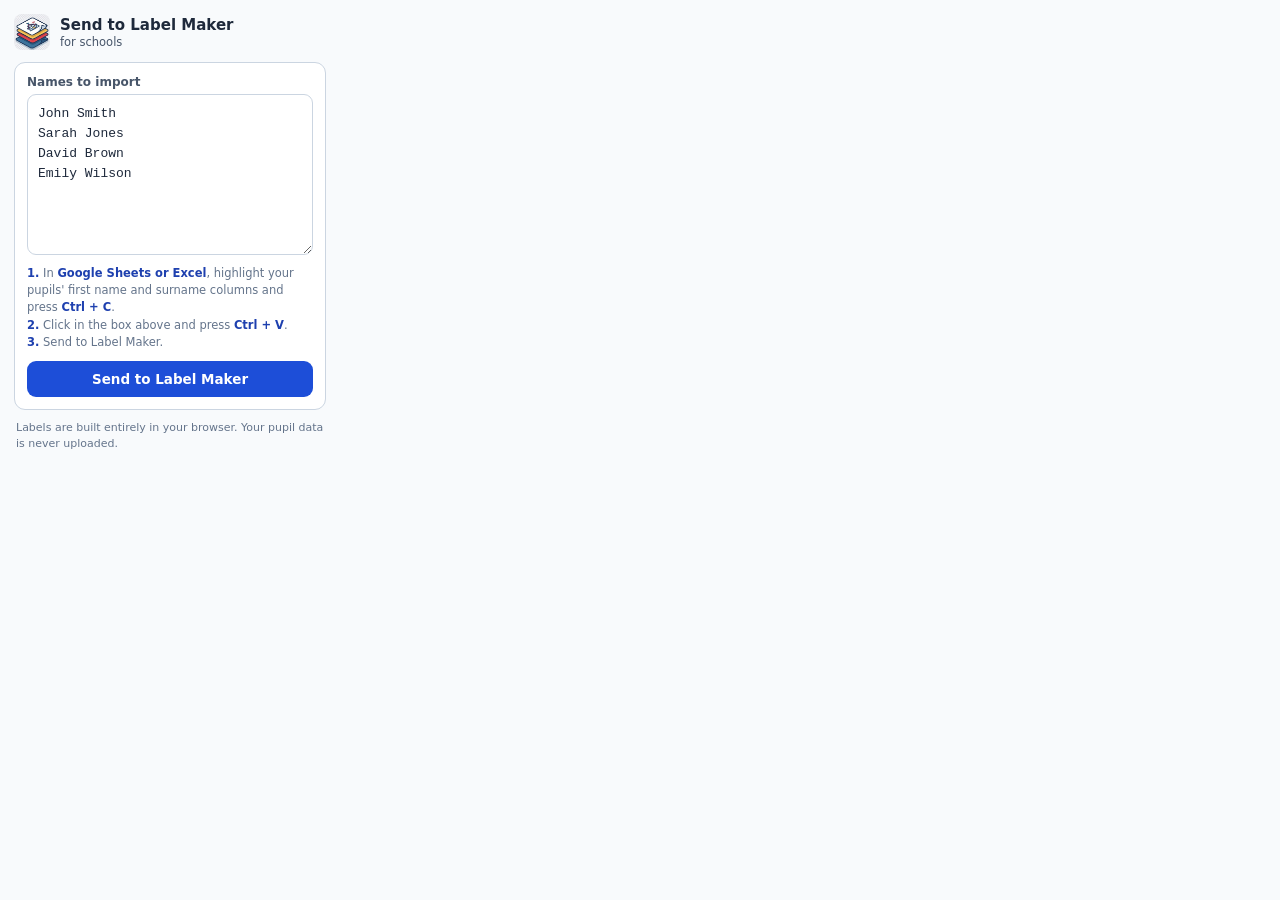
<file: extension/popup.html>
<!doctype html>
<html lang="en">
<head>
  <meta charset="utf-8">
  <title>Send to Label Maker</title>
  <link rel="stylesheet" href="popup.css">
</head>
<body>
  <header class="head">
    <img src="brand-logo.jpg" alt="" width="36" height="36">
    <div>
      <h1>Send to Label Maker</h1>
      <p>for schools</p>
    </div>
  </header>

  <div class="card">
    <label for="data">Names to import</label>
    <textarea id="data" rows="7" spellcheck="false"
      placeholder="John Smith&#10;Sarah Jones&#10;David Brown"></textarea>
    <p class="hint">
      <strong>1.</strong> In <strong>Google Sheets or Excel</strong>, highlight your
      pupils' first name and surname columns and press <strong>Ctrl&nbsp;+&nbsp;C</strong>.<br>
      <strong>2.</strong> Click in the box above and press <strong>Ctrl&nbsp;+&nbsp;V</strong>.<br>
      <strong>3.</strong> Send to Label Maker.
    </p>
    <button id="sendBtn" class="primary" type="button">Send to Label Maker</button>
    <p id="status" class="status" hidden></p>
  </div>

  <p class="foot">Labels are built entirely in your browser. Your pupil data is never uploaded.</p>

  <script src="popup.js"></script>
</body>
</html>
</file>
<file: styles.css>
/* ============================================================
   LABEL MAKER FOR SCHOOLS — styles
   (Screen UI. The print + sheet geometry below is kept exact.)
   ============================================================ */

:root {
  --primary: #1d4ed8;      /* runtime-overridden from config.js */
  --primary-dark: #1e40af; /* runtime-overridden from config.js */
  --navy: #102a56;
  --blue: #1464e8;
  --blue-soft: #f4f8fd;
  --ink: #1E293B;
  --body: #475569;
  --muted: #64748B;
  --bg: #F8FAFC;
  --panel: #ffffff;
  --border: #CBD5E1;
  --pale: #eef4ff;
  --ok: #10a875;
  --radius: 11px;
}

* { box-sizing: border-box; }

html, body { margin: 0; padding: 0; }
body {
  font-family: Inter, system-ui, -apple-system, "Segoe UI", sans-serif;
  background: var(--bg);
  color: var(--body);
  line-height: 1.45;
}

[hidden] { display: none !important; }

.sr-only {
  position: absolute; width: 1px; height: 1px; padding: 0; margin: -1px;
  overflow: hidden; clip: rect(0 0 0 0); white-space: nowrap; border: 0;
}

/* Keyboard focus ring (visible but not garish) */
:focus-visible {
  outline: 3px solid rgba(37, 99, 235, 0.25);
  outline-offset: 2px;
}

@media (prefers-reduced-motion: reduce) {
  *, *::before, *::after {
    animation-duration: 0.01ms !important;
    animation-iteration-count: 1 !important;
    transition-duration: 0.01ms !important;
  }
}

/* ---------- Header ---------- */
.app-header {
  background: linear-gradient(100deg, #102a56 0%, #0b1b3a 100%);
  color: #fff;
}
.header-inner {
  max-width: 1540px; margin: 0 auto; padding: 13px 24px;
  display: flex; align-items: center; justify-content: space-between; gap: 18px; flex-wrap: wrap;
}
.brand { display: flex; align-items: center; gap: 13px; }
.brand-logo {
  display: none; width: auto; height: 46px; max-width: 180px;
  object-fit: contain; border-radius: 8px;
}
.brand-mark {
  width: 44px; height: 44px; border-radius: 12px;
  background: var(--primary); color: #fff; font-weight: 800; font-size: 16px;
  display: flex; align-items: center; justify-content: center; letter-spacing: 1px;
  box-shadow: inset 0 0 0 1px rgba(255,255,255,.22);
}
.brand-title { margin: 0; font-size: 19px; letter-spacing: .2px; font-weight: 800; }
.brand-sub { margin: 2px 0 0; font-size: 12.5px; color: #b9c9e2; }
.header-actions { display: flex; align-items: center; gap: 12px; flex-wrap: wrap; }
.header-link {
  color: #fff; text-decoration: none; font-size: 12.5px; font-weight: 600;
  border: 1px solid rgba(255,255,255,.28); border-radius: 8px; padding: 7px 12px;
  transition: background .12s;
}
.header-link:hover { background: rgba(255,255,255,.1); }
button.header-link {
  font-family: inherit; cursor: pointer; background: transparent;
  line-height: 1.4;
}
button.header-link:active { transform: translateY(1px); }
.gdpr-badge {
  display: flex; gap: 9px; align-items: center;
  background: rgba(255,255,255,.08); border: 1px solid rgba(255,255,255,.15);
  padding: 7px 13px; border-radius: 10px;
}
.gdpr-dot { width: 9px; height: 9px; border-radius: 50%; background: #4ade80; box-shadow: 0 0 0 3px rgba(74,222,128,.25); flex: none; }
.gdpr-badge strong { font-size: 12px; display: block; line-height: 1.2; }
.gdpr-badge small { font-size: 10.5px; color: #b9c9e2; }

/* ---------- Layout ---------- */
.layout {
  max-width: 1540px; margin: 24px auto; padding: 0 24px;
  display: grid; grid-template-columns: minmax(500px, .98fr) minmax(560px, 1.02fr);
  gap: 24px; align-items: start;
}
@media (max-width: 1180px) {
  .layout { grid-template-columns: 1fr; }
}
@media (max-width: 560px) {
  .layout { margin: 16px auto; padding: 0 14px; }
}

.panel {
  background: var(--panel); border: 1px solid var(--border);
  border-radius: var(--radius); padding: 22px; min-width: 0;
}
.controls-panel { border-top: 3px solid var(--primary); }
.card-title { margin: 0; font-size: 18px; color: var(--ink); font-weight: 800; }
.card-sub { margin: 3px 0 0; font-size: 12.5px; color: var(--muted); }

.panel-title { margin: 0; font-size: 15px; color: var(--ink); font-weight: 800; }
.preview-head { display: flex; align-items: baseline; justify-content: space-between; gap: 10px; flex-wrap: wrap; margin-bottom: 12px; }
.preview-meta { font-size: 12px; color: var(--muted); }
.preview-panel { position: sticky; top: 18px; }
@media (max-width: 1180px) {
  .preview-panel { position: static; }
}

/* ---------- What can I use this for? ---------- */
.use-cases { grid-column: 1 / 2; border-top: 3px solid var(--primary); }
.use-head { margin-bottom: 16px; }
.use-grid {
  list-style: none; margin: 0; padding: 0;
  display: grid; gap: 12px;
  grid-template-columns: repeat(auto-fit, minmax(250px, 1fr));
}
.use-item {
  margin: 0; padding: 13px 15px; border: 1px solid var(--border);
  border-radius: var(--radius); background: var(--pale);
}
.use-name { margin: 0 0 4px; font-size: 13.5px; font-weight: 800; color: var(--ink); }
.use-desc { margin: 0; font-size: 12px; line-height: 1.5; color: var(--muted); }
.use-foot { margin: 16px 0 0; font-size: 12.5px; color: var(--muted); }
.panel a:not([class]), .use-foot a { color: var(--primary); text-decoration: underline; transition: color 150ms ease; }
.panel a:not([class]):hover, .use-foot a:hover { color: var(--primary-dark); }

/* ---------- Step tabs (wizard) + step sections ---------- */
.step { margin-top: 26px; }
.step-panel > .step:first-child { margin-top: 18px; }
.step-head { display: flex; align-items: center; gap: 10px; margin-bottom: 10px; }
.step-title { margin: 0; font-size: 15px; font-weight: 800; color: var(--ink); }

.step-tabs {
  display: flex; gap: 6px; flex-wrap: wrap;
  margin-top: 14px;
  border-bottom: 1px solid var(--border);
  position: sticky; top: 0; z-index: 6;
  background: var(--panel);
}
.step-tab {
  flex: 1 1 92px; min-width: 92px;
  display: flex; flex-direction: column; align-items: center; gap: 3px;
  padding: 8px 8px;
  border: 0; border-bottom: 2.5px solid transparent;
  background: transparent; border-radius: 8px 8px 0 0;
  font-family: inherit; font-size: 13.5px; font-weight: 700; color: var(--muted);
  cursor: pointer;
  transition: color 150ms ease, background-color 150ms ease, border-color 150ms ease;
}
.step-tab:hover { color: var(--ink); background: rgba(29, 78, 216, .06); }
.step-tab.is-active {
  color: var(--primary-dark); border-bottom-color: var(--primary);
  background: rgba(29, 78, 216, .08);
}
.tab-label { display: flex; align-items: center; gap: 6px; }
.tab-num {
  width: 18px; height: 18px; border-radius: 50%; flex: none;
  background: var(--blue); color: #fff; font-size: 10.5px; font-weight: 800;
  display: inline-flex; align-items: center; justify-content: center;
}
.step-tab.is-active .tab-num { background: var(--primary); }
.tab-chip {
  font-size: 10px; font-weight: 600; color: var(--muted);
  max-width: 100%; overflow: hidden; text-overflow: ellipsis; white-space: nowrap;
}

/* ---------- Upload ---------- */
.upload-area {
  border: 2px dashed #c3d4ec; border-radius: var(--radius);
  padding: 30px 16px; text-align: center; cursor: pointer;
  background: #fbfdff; transition: border-color .15s, background .15s;
}
.upload-area:hover, .upload-area.dragover { border-color: var(--primary); background: #f4f8fd; }
.upload-icon {
  width: 46px; height: 46px; margin: 0 auto; border-radius: 50%;
  background: var(--blue-soft); border: 1px solid #d6e4f5;
  color: var(--primary);
  display: flex; align-items: center; justify-content: center;
}
.upload-icon svg { display: block; }
.upload-area:hover .upload-icon { color: var(--primary-dark); }
.upload-main { margin: 10px 0 5px; font-size: 14.5px; color: var(--body); }
.upload-hint { margin: 0; font-size: 11.5px; color: var(--muted); }
.upload-error { color: #b91c1c; font-size: 12px; margin: 10px 0 0; }
.linklike { color: var(--primary); text-decoration: underline; cursor: pointer; transition: color 150ms ease; }
.linklike:hover { color: var(--primary-dark); }

.file-status {
  display: flex; align-items: center; justify-content: space-between; gap: 8px;
  margin-top: 12px; padding: 9px 12px; border-radius: 9px;
  background: #e9faf2; border: 1px solid #b9e6cf; font-size: 13px; color: #14653e;
}

/* ---------- Buttons ---------- */
.btn-primary {
  width: 100%; padding: 15px 18px; margin-top: 18px;
  background: var(--primary); color: #fff; border: 0; border-radius: var(--radius);
  font-size: 15px; font-weight: 700; cursor: pointer;
  box-shadow: 0 3px 10px rgba(29,78,216,.28);
  transition: background-color 150ms ease, border-color 150ms ease, color 150ms ease;
}
.btn-primary:hover:not(:disabled) { background: var(--primary-dark); }
.btn-primary:active:not(:disabled) { background: #1e3a8a; }
.btn-primary:disabled { opacity: .45; cursor: not-allowed; box-shadow: none; }

.btn-ghost {
  background: transparent; border: 1px solid var(--border); color: var(--primary-dark);
  border-radius: 9px; padding: 6px 12px; font-size: 13px; cursor: pointer;
  transition: background-color 150ms ease, border-color 150ms ease, color 150ms ease;
}
.btn-ghost:hover:not(:disabled) { background: #f4f8fd; border-color: #b9c9e2; }
.btn-ghost:active:not(:disabled) { background: #e8eef7; }
.btn-sm { margin-top: 0; }

.btn-soft {
  background: var(--blue-soft); border: 1px solid #d2e0f2; color: var(--blue);
  border-radius: 9px; padding: 7px 12px; font-size: 12.5px; font-weight: 600; cursor: pointer;
  transition: background-color 150ms ease, border-color 150ms ease, color 150ms ease;
}
.btn-soft:hover:not(:disabled) { background: #eaf2fc; border-color: #b9c9e2; }
.btn-soft:active:not(:disabled) { background: #dae7f7; }
.sample-row { display: flex; gap: 8px; align-items: center; flex-wrap: wrap; margin-top: 10px; }
.sample-row .btn-soft { display: inline-flex; align-items: center; justify-content: center; }
a.btn-soft { text-decoration: none; text-align: center; }
.download-link { margin-top: 0; }

/* ---------- Paste-a-list mode (no CSV needed) ---------- */
.source-tabs { display: flex; gap: 7px; margin-bottom: 14px; }
.source-tab {
  flex: 1; padding: 9px 10px; border: 1px solid var(--border);
  border-radius: 9px; background: #fff; cursor: pointer;
  font-size: 12.5px; font-weight: 700; color: var(--muted);
  transition: background .15s, border-color .15s, color .15s;
}
.source-tab:hover { background: var(--blue-soft); color: var(--ink); }
.source-tab.is-active {
  background: var(--pale); border-color: var(--primary);
  color: var(--primary); box-shadow: inset 0 0 0 1px var(--primary);
}
.paste-box {
  width: 100%; box-sizing: border-box; min-height: 140px; resize: vertical;
  padding: 12px 13px; border: 1.5px dashed var(--border); border-radius: 10px;
  background: #fbfdff; color: var(--ink);
  font: 500 14px/1.65 ui-monospace, Consolas, "Courier New", monospace;
}
.paste-box::placeholder { color: #9fb0c8; }
.paste-box:focus { outline: none; border-style: solid; border-color: var(--primary); }
.paste-actions { display: flex; gap: 10px; align-items: center; flex-wrap: wrap; margin-top: 10px; }
.paste-hint { font-size: 12px; color: var(--muted); }
@media (max-width: 560px) {
  .source-tabs { flex-direction: column; }
}

/* ---------- Field mapping ---------- */
.field-map { margin-top: 12px; }

.sort-row { display: flex; align-items: center; gap: 10px; margin-top: 14px; }
.sort-row label { font-size: 13px; color: var(--body); font-weight: 600; }
.sort-row select {
  padding: 8px 10px; border: 1px solid var(--border); border-radius: 8px;
  font-size: 13px; background: #fff; color: var(--body); cursor: pointer;
}
.field-map > .field-map { margin-top: 0; }
.field-map > .field-map > label { display: block; font-size: 12px; color: var(--muted); margin-bottom: 5px; font-weight: 600; }
.field-map select, .field-map .fixed-input {
  width: 100%; padding: 9px 11px; border: 1px solid var(--border);
  border-radius: 9px; background: #fff; font-size: 13.5px; color: var(--ink);
  font-family: inherit;
}
.hint-text { font-size: 12px; color: var(--muted); margin: 6px 0 0; line-height: 1.5; }

/* Form controls: stronger blue border on keyboard focus (global ring above) */
:is(select, textarea, input:not([type="checkbox"]):not([type="radio"]):not([type="color"])):focus-visible { border-color: var(--primary); }
.field-map .fixed-input:focus { border-color: var(--primary); outline: 3px solid rgba(37, 99, 235, 0.22); outline-offset: 1px; }

/* ---------- Advanced details / checklist ---------- */
.adv-details {
  margin-top: 14px; border: 1px solid var(--border); border-radius: 11px; padding: 12px 14px;
  background: #fbfdff;
}
.adv-details summary { cursor: pointer; font-size: 13px; color: var(--primary-dark); font-weight: 700; transition: color 150ms ease; }
.adv-details summary:hover { color: var(--blue); }
.map-status { color: var(--body); font-weight: 600; }
.map-status.warn { color: #b91c1c; }
.map-cue { margin-left: 9px; color: var(--primary); }
.check { display: flex; align-items: center; gap: 8px; font-size: 13px; margin: 9px 0; cursor: pointer; color: var(--body); }
.check input { accent-color: var(--primary); width: 16px; height: 16px; }
.colour-row { display: flex; align-items: center; gap: 10px; margin: 10px 0 6px; }
.colour-row label { font-size: 13px; color: var(--body); }
.colour-row input[type="color"] { width: 42px; height: 30px; padding: 2px; border: 1px solid var(--border); border-radius: 8px; background: #fff; cursor: pointer; }
.colour-row select {
  padding: 8px 10px; border: 1px solid var(--border); border-radius: 8px;
  font-size: 13px; background: #fff; color: var(--body); cursor: pointer;
}
.colour-row select:disabled { opacity: .55; cursor: not-allowed; }
.hint-inline { font-size: 12px; color: var(--muted); }

/* ---------- Template cards ---------- */
.template-list { display: grid; grid-template-columns: 1fr 1fr; gap: 10px; margin-top: 4px; }
.template-card {
  position: relative;
  border: 1.5px solid var(--border); border-radius: 11px; padding: 11px 42px 11px 40px;
  cursor: pointer; background: #fff; text-align: left; font-family: inherit;
  transition: border-color .12s, background .12s, box-shadow .12s;
}
.template-card::before {
  content: ""; position: absolute; left: 12px; top: 50%; transform: translateY(-50%);
  width: 17px; height: 17px; border-radius: 50%;
  border: 2px solid #b9c9e2; background: #fff;
}
.template-card::after {
  content: ""; position: absolute; right: 12px; top: 50%; transform: translateY(-50%);
  width: 20px; height: 26px; border-radius: 3px;
  border: 1.5px solid #c9d8ee; background: #fff;
  background-image:
    repeating-linear-gradient(to bottom, #e2ebf6 0 1px, transparent 1px 4px),
    repeating-linear-gradient(to right,  #e2ebf6 0 1px, transparent 1px 6px);
}
.template-card:hover { border-color: #9db8dd; }
.template-card.selected { border-color: var(--primary); background: #f4f8fd; box-shadow: 0 0 0 3px rgba(29,78,216,.12); }
.template-card.selected::before {
  border-color: var(--primary);
  background: radial-gradient(circle, var(--primary) 0 4.5px, #fff 5.5px);
}
.template-card.selected::after { border-color: var(--primary); opacity: .9; }
.template-card .t-code { display: block; font-weight: 800; font-size: 14px; color: var(--ink); letter-spacing: .02em; }
.template-card .t-size { display: block; font-size: 12px; color: var(--body); margin-top: 1px; }
.template-card .t-note { display: block; font-size: 11px; color: var(--muted); margin-top: 1px; }

/* ---------- Label style cards ---------- */
.layout-cards { display: grid; grid-template-columns: repeat(auto-fit, minmax(145px, 1fr)); gap: 10px; margin-top: 4px; }
.layout-card {
  position: relative; display: flex; flex-direction: column; gap: 7px;
  border: 1.5px solid var(--border); border-radius: 11px; padding: 10px 10px 12px;
  cursor: pointer; background: #fff; text-align: left; font-family: inherit;
  transition: border-color .12s, background .12s, box-shadow .12s;
}
.layout-card:hover { border-color: #9db8dd; background: #fbfdff; }
.layout-card.selected { border-color: var(--primary); background: var(--pale); box-shadow: 0 0 0 3px rgba(29,78,216,.12); }
.layout-card.selected::after {
  content: "✓"; position: absolute; top: -9px; right: -9px; width: 22px; height: 22px;
  border-radius: 50%; background: var(--primary); color: #fff; font-size: 13px; font-weight: 800;
  display: flex; align-items: center; justify-content: center;
  box-shadow: 0 2px 6px rgba(20,80,180,.35); line-height: 1;
}
.layout-name { font-size: 13px; font-weight: 700; color: var(--ink); }
.layout-desc { font-size: 11px; color: var(--muted); line-height: 1.35; }

/* ---------- Logo size picker (label style step) ---------- */
.logo-size-row { display: flex; align-items: center; gap: 10px; margin-top: 12px; flex-wrap: wrap; }
.logo-size-row label { font-size: 13px; color: var(--body); font-weight: 600; }
.logo-size-row select {
  padding: 8px 10px; border: 1px solid var(--border); border-radius: 8px;
  font-size: 13px; background: #fff; color: var(--body); cursor: pointer;
}

/* ---------- Text style row (font family + per-line sizes) ---------- */
.style-row { display: flex; align-items: center; gap: 10px; flex-wrap: wrap; margin-top: 12px; }
.style-row-label { font-size: 13px; color: var(--body); font-weight: 700; }
.style-pick { display: flex; align-items: center; gap: 6px; }
.style-pick label { font-size: 13px; color: var(--muted); font-weight: 600; }
.style-pick select {
  padding: 7px 8px; border: 1px solid var(--border); border-radius: 8px;
  font-size: 13px; background: #fff; color: var(--body); cursor: pointer;
}

/* ---------- Setup export / import ---------- */
.header-hint { font-size: 12px; color: rgba(255,255,255,.75); }
@media (max-width: 1100px) { .header-hint { display: none; } }
.save-state {
  display: inline-flex; align-items: center; gap: 4px;
  font-size: 12px; color: rgba(255,255,255,.72);
  padding: 3px 8px; border-radius: 999px; background: rgba(255,255,255,.08);
  white-space: nowrap;
}
.save-state.is-saved { color: #bbf7d0; background: rgba(22,163,74,.22); }
.save-state.is-warn { color: #fde68a; background: rgba(180,83,9,.28); }
@media (max-width: 700px) { .save-state { display: none; } }

/* ---------- Mini label previews (decorative, screen only) ---------- */
.l-prev {
  display: flex; flex-direction: column; gap: 4px; height: 82px;
  padding: 9px 8px; border: 1px solid #e3ecf8; border-radius: 8px; background: #fff; overflow: hidden;
}
.l-prev .p-name { font-size: calc(11px * var(--p-name, 1)); font-weight: 800; color: var(--ink); text-align: center; line-height: 1.1; }
.l-prev .p-subj {
  font-size: calc(8px * var(--p-subj, 1)); font-weight: 700; color: var(--primary); text-align: center;
  border-radius: 999px; padding: 2px 5px; align-self: center;
}
.l-prev.subj-hl .p-subj { background: rgba(29,78,216,.14); color: #1d3fa0; }
.l-prev-classic .p-bar {
  background: var(--primary); color: #fff; font-size: 6px; font-weight: 800;
  letter-spacing: .08em; text-transform: uppercase; text-align: center;
  padding: 2px 0; border-radius: 2px;
}
.l-prev-classic .p-name { margin-top: auto; }
.l-prev-classic .p-meta { font-size: calc(7px * var(--p-meta, 1)); color: var(--muted); text-align: center; }
.l-prev-badge { align-items: center; }
.l-prev-badge .p-badge {
  width: 24px; height: 24px; border-radius: 50%; margin-top: auto;
  background: var(--primary); color: #fff; font-size: 8px; font-weight: 800;
  display: flex; align-items: center; justify-content: center;
}
.l-prev-minimal { justify-content: center; gap: 6px; }
.l-prev-minimal .p-subj { font-size: calc(9px * var(--p-subj, 1)); padding: 3px 8px; }
.l-prev-stack { gap: 3px; align-items: center; }
.l-prev-stack .ps-logo {
  width: 26px; height: 12px; border: 1.5px solid var(--ink); border-radius: 3px;
}
.l-prev-stack .ps-school {
  font-size: 7px; font-weight: 800; letter-spacing: .06em; text-transform: uppercase;
  text-align: center; color: var(--ink);
}
.l-prev-stack .ps-meta { font-size: calc(7px * var(--p-meta, 1)); color: var(--muted); text-align: center; }
.l-prev-stack .p-name { margin-top: auto; }
.l-prev-marking { gap: 5px; }
.l-prev-marking .pm-head { display: flex; gap: 5px; align-items: flex-start; }
.l-prev-marking .pm-logo { width: 13px; height: 13px; flex: none; border: 1px solid var(--ink); border-radius: 2px; }
.l-prev-marking .pm-head-text { display: flex; flex-direction: column; gap: 3px; flex: 1; min-width: 0; }
.l-prev-marking .pm-title { height: 5px; background: var(--ink); border-radius: 1px; }
.l-prev-marking .pm-char { height: 4px; background: #c3cde0; border-radius: 1px; }
.l-prev-marking .pm-row { display: flex; gap: 5px; flex: 1; align-items: stretch; }
.l-prev-marking .pm-vocab { width: 34px; flex: none; border: 1px solid var(--ink); border-radius: 2px; }
.l-prev-marking .pm-wilf {
  flex: 1; border: 1px solid var(--ink); border-radius: 2px;
  padding: 3px 3px 1px; display: flex; flex-direction: column; gap: 3px;
}
.l-prev-marking .pm-wilf-h {
  font-size: 6px; font-weight: 800; text-align: center; letter-spacing: .05em;
  border-bottom: 1px solid var(--ink); padding-bottom: 1px;
}
.l-prev-marking .pm-crit { display: flex; gap: 3px; align-items: center; }
.l-prev-marking .pm-crit i { width: 4px; height: 4px; border: 1px solid var(--ink); border-radius: 1px; flex: none; }
.l-prev-marking .pm-circle { width: 12px; height: 12px; border: 1.5px solid var(--ink); border-radius: 50%; align-self: center; flex: none; }

/* ---------- Print-offset calibration (Printing options) ---------- */
.cal-box { margin-top: 12px; border-top: 1px dashed var(--border); padding-top: 12px; }
.cal-title { font-size: 13px; font-weight: 700; color: var(--ink); margin: 0 0 4px; }
.cal-row { display: flex; align-items: center; gap: 8px; margin: 8px 0 0; }
.cal-row label { font-size: 12px; color: var(--muted); width: 70px; flex: 0 0 auto; }
.cal-row label span { font-weight: 700; color: var(--primary-dark); }
.cal-row input {
  width: 90px; padding: 6px 8px; border: 1px solid var(--border);
  border-radius: 8px; font-size: 13px; font-family: inherit;
}
.cal-btns { display: flex; gap: 6px; flex-wrap: wrap; margin-top: 10px; }
.cal-btns .btn-ghost { margin-top: 0; }
.cal-status {
  margin: 8px 0 0; font-size: 12px; color: var(--primary-dark);
  transition: opacity .4s; opacity: 0; line-height: 1.45;
}

/* ---------- How it works ---------- */
.about-block {
  margin-top: 18px; padding: 13px 15px; background: #f7f9fc;
  border: 1px solid var(--border); border-radius: 11px; font-size: 12.5px;
}
.about-block h3 { margin: 0 0 6px; font-size: 13px; color: var(--ink); }
.about-block ul { margin: 0; padding-left: 16px; }
.about-block li { margin: 3px 0; }
.how-list { margin: 0; padding-left: 16px; }
.how-list li { margin: 4px 0; }
.print-note { font-size: 12px; color: var(--muted); text-align: center; margin: 10px 0 0; }

/* Skipped-row notice (rows with no or partial pupil name) */
.skipped-note {
  margin: 10px 0 0; padding: 10px 13px; border-radius: 10px;
  background: #fff8e6; border: 1px solid #f5d98b; color: #8a5a00;
  font-size: 12.5px; line-height: 1.5; white-space: pre-line;
}

/* ---------- Privacy strip ---------- */
.privacy-strip {
  margin-top: 14px; padding: 10px 13px; border-radius: 10px;
  background: #ecf9f3; border: 1px solid #c2ecdb;
  font-size: 12px; color: #14653e;
  display: flex; align-items: center; gap: 8px; flex-wrap: wrap;
}
.privacy-strip a { color: #0c7a4e; font-weight: 600; margin-left: auto; }
.privacy-strip a:hover { color: #0a5f3c; }

/* Calibration test sheet — mm ruler down the left edge & along the top */
.cal-tick { position: absolute; left: 0; width: 6mm; background: rgba(17,17,17,.55); }
.cal-num { position: absolute; left: 7mm; font-size: 7px; line-height: 5mm; color: #666; }
.cal-hick { position: absolute; top: 0; background: rgba(17,17,17,.7); width: 0.4mm; height: 4mm; }
.cal-hick.big { height: 5.5mm; }
.cal-head {
  position: absolute; top: 8mm; left: 30mm; z-index: 0;
  font-size: 10px; color: #888;
}

/* ---------- Preview scroll area (screen only) ---------- */
.sheet-scroll {
  overflow-x: auto; max-height: calc(100vh - 250px); overflow-y: auto;
  background: radial-gradient(circle, #cfddf0 1.15px, transparent 1.45px);
  background-size: 18px 18px;
  border: 1px solid var(--border); border-radius: 12px; padding: 18px;
  scrollbar-width: thin;
}
.preview-stage { position: relative; }

/* ---------- Print footer (pinned inside the sticky preview panel) ---------- */
.preview-foot {
  margin-top: 14px; padding-top: 12px;
  border-top: 1px solid var(--border);
}
.preview-foot .btn-primary { margin-top: 0; }
.preview-foot .print-note { margin-top: 8px; }
.a4-badge {
  position: absolute; top: 22px; right: 28px; z-index: 2; pointer-events: none;
  background: #fff; border: 1px solid var(--border); border-radius: 999px;
  font-size: 10.5px; font-weight: 700; color: var(--muted);
  padding: 4px 10px; box-shadow: 0 2px 8px rgba(20,60,120,.14);
}
@media (max-width: 560px) {
  .template-list, .layout-cards { grid-template-columns: 1fr; }
}

/* ------------------------------------------------------------
   ON-SCREEN A4 SHEET (live preview)
   ------------------------------------------------------------ */
.sheet {
  width: 210mm; height: 297mm;
  background: #fff; margin: 0 auto 22px; position: relative;
  box-shadow: 0 4px 18px rgba(0,0,0,.18);
  page-break-after: always;
}
.sheet-pad { position: absolute; inset: 0; }

/* Label cells positioned in millimetres (driven by JS inline styles) */
.label-cell {
  position: absolute; overflow: hidden;
}

/* Guide outlines (dashed) — hidden when toggled off / when printing clean */
.label-cell.guides::after {
  content: ""; position: absolute; inset: 0;
  border: 0.35mm dashed #d3382c; border-radius: var(--r, 1.6mm); pointer-events: none;
}
.sheet.no-guides .label-cell.guides::after { display: none; }

/* Label interior */
.label-inner {
  position: absolute; inset: 0;
  display: flex; flex-direction: column; overflow: hidden;
  border-radius: var(--r, 1.6mm);
}
/* colour = single accent band = true, else text-only */
.label-inner.color {
  background: var(--label-bg, #ffffff);
}

.label-school {
  flex: none; font-weight: 700; letter-spacing: .05em; text-transform: uppercase;
  text-align: center; white-space: nowrap; overflow: hidden;
  font-size: var(--school-fs, 3mm); padding: 4% 6% 0;
}
.label-school.bar {
  color: var(--bar-text, #fff); background: var(--bar-bg, transparent);
  font-size: var(--school-fs, 3mm); padding: 2.5% 6%;
  display: flex; align-items: center; justify-content: center; gap: 3%;
}
.lbl-logo { height: calc(var(--school-fs, 3mm) * 1.5 * var(--logo-mult, 1)); width: auto; max-width: 100%; object-fit: contain; }
.lbl-school-text { overflow: hidden; text-overflow: ellipsis; }
.label-name {
  flex: 1 1 auto; font-weight: 800; line-height: 1.15;
  font-size: var(--name-fs, 5mm);
  display: flex; align-items: center; justify-content: center; text-align: center; overflow: hidden;
  padding: 0 6%;
}
.label-subject {
  flex: none; text-align: center; font-weight: 600; padding: 0 10% 4%;
  font-size: var(--subj-fs, 3mm);
  overflow: hidden; text-overflow: ellipsis; white-space: nowrap;
}
.label-meta {
  flex: none; display: flex; justify-content: center; gap: 6%; padding: 0 8% 3%;
  font-size: var(--meta-fs, 2.5mm); text-align: center;
}
.label-meta span { font-weight: 600; white-space: nowrap; overflow: hidden; }

/* Different arrangement modes */
.label-inner.badge .label-name { align-items: center; padding-bottom: 2%; }
/* Subject highlight — option-driven, applies to every label style */
.label-inner.subj-hl .label-subject {
  background: var(--accent-soft, #e2e8f0); border-radius: 99px; margin: 0 8% 4%;
  padding: 1.5% 4%;
}
/* Badge layout: put the logo above the school name, centred on the strip */
.label-inner.badge .label-school {
  display: flex; flex-direction: column; align-items: center; justify-content: center;
  text-align: center; white-space: normal;
}
.label-inner.badge .label-school.bar { padding: 3.5% 6%; }
.label-inner.badge .lbl-school-text { max-width: 100%; }
.label-inner.minimal .label-school { display: none; }
.label-inner.minimal .label-meta { display: none; }

/* Optional font families — system fonts only, so they always print */
.f-comic { font-family: "Comic Sans MS", "Comic Sans", "Chalkboard SE", cursive; }
.f-georgia { font-family: Georgia, "Times New Roman", serif; }
.f-verdana { font-family: Verdana, Geneva, sans-serif; }
.f-trebuchet { font-family: "Trebuchet MS", Tahoma, sans-serif; }

/* Logo-top ("stack") layout: logo (only if one is set — the row
 * collapses when there isn't one) → school → year · class → subject →
 * name at the bottom. The accent bar is not used in this layout. */
.label-inner.stack .label-school {
  order: 1;
  display: flex; flex-direction: column; align-items: center; justify-content: center;
  gap: 1mm; white-space: normal;
  background: none; color: inherit;
  padding: 6% 6% 0;
}
.label-inner.stack .lbl-logo {
  height: calc(var(--school-fs, 3mm) * 3.2 * var(--logo-mult, 1));
}
.label-inner.stack .label-meta { order: 2; }
.label-inner.stack .label-subject { order: 3; }
.label-inner.stack .label-name { order: 4; padding-bottom: 2%; }
.app-footer {
  background: #0b1b3a; color: #b9c9e2; width: 100%;
  padding: 15px 24px 18px; font-size: 12px;
  display: flex; gap: 10px; flex-wrap: wrap; justify-content: center; align-items: center;
}
.footer-sep { color: rgba(255,255,255,.25); }
.footer-link { color: #fff; text-decoration: none; font-weight: 600; }
.footer-link:hover { text-decoration: underline; }

/* ============================================================
   PRINT — exact A4 at 100%. Hide the whole UI.
   ============================================================ */
@page {
  size: A4 portrait;
  margin: 0;
}

@media screen {
  #printRoot { display: none; }
}

@media print {
  body { background: #fff; }
  .app-header, .layout .controls-panel, .preview-panel, .app-footer,
  .sheet-scroll { display: none !important; }

  /* Hide every body child except #printRoot — prevents Chrome/Edge adding
     a blank trailing page (the in-flow siblings create a pagination break). */
  body > :not(#printRoot) { display: none !important; }

  #printRoot { display: block; }

  .sheet.print-sheet {
    width: 210mm; height: 296.8mm; margin: 0; box-shadow: none;
    page-break-after: always; break-after: page; position: relative;
  }
  .sheet.print-sheet:last-child { page-break-after: auto; break-after: auto; }

  * { -webkit-print-color-adjust: exact !important; print-color-adjust: exact !important; }
}

/* ============================================================
   EXPERIMENTAL GRAPHIC TEMPLATES (test feature)
   Keep the artwork uncropped-stretched: <img> with object-fit.
   ============================================================ */
.gfx-grid { display: grid; grid-template-columns: 1fr 1fr; gap: 10px; margin-top: 6px; }
.gfx-card {
  position: relative; display: flex; flex-direction: column; gap: 6px;
  border: 1.5px solid var(--border); border-radius: 11px; padding: 9px;
  cursor: pointer; background: #fff; text-align: center; font-family: inherit;
  transition: border-color .12s, background .12s, box-shadow .12s;
}
.gfx-card:hover { border-color: #9db8dd; background: #fbfdff; }
.gfx-card.selected { border-color: var(--primary); background: var(--pale); box-shadow: 0 0 0 3px rgba(29,78,216,.12); }
.gfx-card.selected::after {
  content: "✓"; position: absolute; top: -9px; right: -9px; width: 22px; height: 22px;
  border-radius: 50%; background: var(--primary); color: #fff; font-size: 13px; font-weight: 800;
  display: flex; align-items: center; justify-content: center;
  box-shadow: 0 2px 6px rgba(20,80,180,.35); line-height: 1;
}
.gfx-card img {
  width: 100%; height: 82px; object-fit: cover; display: block;
  border: 1px solid #e3ecf8; border-radius: 8px;
}
.gfx-name { font-size: 13px; font-weight: 700; color: var(--ink); }
.gfx-try { font-size: 11.5px; font-weight: 600; color: var(--primary); }
.gfx-options {
  margin-top: 12px; padding: 10px 13px; border: 1px dashed var(--border);
  border-radius: 11px; background: #fbfdff;
  display: flex; gap: 18px; flex-wrap: wrap; align-items: center;
}
.gfx-opt { display: flex; align-items: center; gap: 8px; }
.gfx-opt label { font-size: 12px; font-weight: 600; color: var(--body); }
.gfx-opt input[type="range"] { width: 140px; }
@media (max-width: 560px) { .gfx-grid { grid-template-columns: 1fr; } }

/* Collapsible graphic-designs section */
.gfx-step { margin-top: 14px; }
.gfx-details { display: block; }
.gfx-summary {
  cursor: pointer; user-select: none; list-style: none; margin-bottom: 0;
}
.gfx-summary::-webkit-details-marker { display: none; }
.gfx-chev {
  margin-left: auto; display: inline-flex; align-items: center; color: var(--body);
  transition: transform .15s ease; font-size: 14px;
}
.gfx-chev::before { content: "▾"; }
.gfx-details[open] .gfx-chev { transform: rotate(180deg); }
.gfx-summary:hover .step-title { color: var(--primary); }

/* Graphic label layers — used in the on-screen sheet AND the printed sheet */
.gfx-img {
  position: absolute; left: 0; top: 0; width: 100%; height: 100%;
  object-fit: cover; display: block; pointer-events: none;
}
.gfx-text {
  position: absolute; left: 5%; right: 5%;
  display: flex; flex-direction: column; justify-content: center;
  gap: 2%; text-align: center; overflow: hidden;
}
.gfx-text .label-name {
  flex: 0 1 auto; padding: 0;
  font-size: calc(var(--name-fs) * var(--gfx-scale, 0.8));
}
.gfx-text .label-subject {
  flex: 0 1 auto; padding: 0; white-space: normal;
  font-size: calc(var(--subj-fs) * var(--gfx-scale, 0.8));
}
.gfx-text .label-meta {
  flex: 0 1 auto; padding: 0; flex-wrap: wrap;
  font-size: calc(var(--meta-fs) * var(--gfx-scale, 1));
}

/* ================================================================
   Story-club banner (marking) label — monochrome, static content
   ================================================================ */
.label-inner.marking {
  display: grid; grid-template-columns: 1fr auto auto;
  column-gap: 1.4mm; padding: 1.6mm 1.7mm; background: #fff;
  color: #111; overflow: hidden;
}
.mk-left { display: flex; flex-direction: column; gap: 1mm; min-width: 0; }
.mk-head { display: flex; align-items: flex-start; gap: 1.4mm; min-width: 0; }
.mk-club-img, .mk-club-mark {
  width: var(--mk-logo, 8mm); height: var(--mk-logo, 8mm); flex: none;
  object-fit: contain; border: 0.3mm solid #111; border-radius: 1mm;
}
.mk-club-mark {
  display: flex; align-items: center; justify-content: center;
  font-weight: 800; font-size: calc(var(--mk-logo, 8mm) * 0.42);
}
.mk-titles { display: flex; flex-direction: column; min-width: 0; }
.mk-title {
  font-weight: 800; font-size: var(--mk-title-fs, 3.4mm); line-height: 1.1;
  white-space: nowrap; overflow: hidden; text-overflow: ellipsis;
}
.mk-char {
  font-size: var(--mk-char-fs, 2.1mm); font-weight: 600;
  white-space: nowrap; overflow: hidden; text-overflow: ellipsis;
}
.mk-title:empty { display: none; }
.mk-char:empty { display: none; }
.mk-low { display: flex; flex: 1; gap: 1.4mm; min-height: 0; min-width: 0; }
.mk-story-img {
  width: 26%; height: 100%; object-fit: cover; flex: none;
  border: 0.3mm solid #111; border-radius: 0.8mm;
}
.mk-story-ph {
  width: 26%; height: 100%; flex: none; border: 0.3mm dashed #666;
  border-radius: 0.8mm; display: flex; align-items: center; justify-content: center;
  color: #666; font-size: 1.6mm; font-weight: 700;
}
.mk-vocab {
  width: calc(var(--lw, 99mm) * 0.24); flex: none; min-width: 14mm;
  border: 0.3mm solid #111; border-radius: 0.8mm;
  font-size: var(--mk-vocab-fs, 2.2mm); font-weight: 700; line-height: 1.35;
  padding: 1mm 1.2mm; overflow: hidden; overflow-wrap: break-word;
  display: flex; flex-direction: column; justify-content: center;
}
.mk-wilf {
  display: flex; flex-direction: column; flex: 1;
  min-width: 0; border: 0.4mm solid #111; border-radius: 1mm;
  padding: 1mm 1.2mm; overflow: hidden;
}
.mk-wilf-h {
  font-weight: 800; font-size: var(--mk-wilf-fs, 2.5mm); letter-spacing: .04em;
  text-align: center; border-bottom: 0.25mm solid #111;
  padding-bottom: 0.6mm; margin-bottom: 0.5mm;
}
.mk-crit {
  display: flex; align-items: center; gap: 1mm;
  font-size: var(--mk-crit-fs, 1.8mm); line-height: 1.15; padding: 0.5mm 0;
}
.mk-box { width: 2.6mm; height: 2.6mm; flex: none; border: 0.35mm solid #111; border-radius: 0.4mm; }
.mk-crit-t { overflow: hidden; text-overflow: ellipsis; white-space: nowrap; }
.mk-circle {
  width: var(--mk-circle, 8mm); height: var(--mk-circle, 8mm);
  align-self: center; flex: none; border: 0.5mm solid #111; border-radius: 50%;
}

/* ---------- Simple WALT & WILF label ---------- */
.label-inner.simple {
  gap: 1mm; padding: 1.2mm 1.4mm; background: #fff;
  color: #111; text-align: left; align-items: stretch; overflow: hidden;
}
.sm-walt {
  display: flex; align-items: center; gap: 1.2mm; flex: none; min-width: 0;
  border: 0.35mm solid #111; border-radius: 0.8mm;
  padding: 0.6mm 1mm;
}
.sm-h {
  font-weight: 800; font-size: var(--sm-walt-fs, 2.3mm); letter-spacing: .04em;
  flex: none; border-right: 0.25mm solid #111; padding-right: 1.2mm;
}
.sm-logo { height: min(10mm, calc(5.5mm * var(--logo-mult, 1))); max-width: 22mm; object-fit: contain; flex: none; }
.sm-walt-t {
  font-weight: 700; font-size: var(--sm-walt-fs, 2.3mm); line-height: 1.15;
  overflow: hidden; min-width: 0;
  display: -webkit-box; -webkit-line-clamp: 3; -webkit-box-orient: vertical;
}
.sm-low { display: flex; flex: 1; gap: 1.4mm; min-height: 0; min-width: 0; align-items: stretch; }
.sm-wilf {
  display: flex; flex-direction: column; flex: 1; min-width: 0;
  border: 0.4mm solid #111; border-radius: 1mm;
  padding: 1mm 1.2mm; overflow: hidden;
}
.sm-wilf-h {
  font-weight: 800; font-size: var(--sm-wilf-fs, 2.2mm); letter-spacing: .04em;
  text-align: center; border-bottom: 0.25mm solid #111;
  padding-bottom: 0.6mm; margin-bottom: 0.5mm;
}
.sm-circle {
  width: var(--sm-circle, 11mm); height: var(--sm-circle, 11mm);
  align-self: center; flex: none; border: 0.5mm solid #111; border-radius: 50%;
}

/* ---------- WALT & WILF mini preview (layout card) ---------- */
.l-prev-simple { gap: 4px; }
.l-prev-simple .ps-walt {
  display: flex; gap: 4px; align-items: center;
  border: 1px solid var(--ink); border-radius: 2px; padding: 2px 4px;
}
.l-prev-simple .ps-walt b {
  font-size: 6px; font-weight: 800; letter-spacing: .04em;
  border-right: 1px solid var(--ink); padding-right: 3px;
}
.l-prev-simple .ps-walt i { flex: 1; height: 4px; background: #c3cde0; border-radius: 1px; }
.l-prev-simple .ps-row { display: flex; gap: 5px; flex: 1; align-items: stretch; }
.l-prev-simple .ps-wilf {
  flex: 1; border: 1px solid var(--ink); border-radius: 2px;
  padding: 3px 3px 1px; display: flex; flex-direction: column; gap: 3px;
}
.l-prev-simple .ps-wilf-h {
  font-size: 6px; font-weight: 800; text-align: center; letter-spacing: .05em;
  border-bottom: 1px solid var(--ink); padding-bottom: 1px;
}
.l-prev-simple .ps-crit { display: flex; gap: 3px; align-items: center; }
.l-prev-simple .ps-crit i { width: 4px; height: 4px; border: 1px solid var(--ink); border-radius: 1px; flex: none; }
.l-prev-simple .ps-circle {
  width: 14px; height: 14px; border: 1.5px solid var(--ink);
  border-radius: 50%; align-self: center; flex: none;
}

/* ---------- Marking / story-club editor panel ---------- */
.marking-editor { margin-top: 14px; }
.marking-fields { display: grid; grid-template-columns: 1fr 1fr; gap: 10px 16px; margin-top: 10px; }
.marking-fields label {
  display: flex; flex-direction: column; gap: 4px;
  font-size: 12px; font-weight: 600; color: var(--body);
}
.marking-fields input[type="text"], .marking-fields textarea {
  border: 1px solid var(--border); border-radius: 9px;
  padding: 7px 9px; font: inherit; font-size: 13.5px; color: var(--ink); background: #fff;
}
.marking-fields textarea { resize: vertical; }
.marking-fields .check { flex-direction: row; align-items: center; }
.marking-imgs {
  grid-column: 1 / -1; display: flex; flex-wrap: wrap; gap: 8px; align-items: center;
}
.mk-upload { display: inline-flex; gap: 6px; align-items: center; }
.marking-wilfs {
  grid-column: 1 / -1; display: flex; flex-direction: column; gap: 6px; align-items: stretch;
}
.marking-wilfs input[type="text"] { width: 100%; }
@media (max-width: 560px) {
  .marking-fields { grid-template-columns: 1fr; }
  .marking-imgs, .marking-wilfs { grid-column: 1 / -1; }
}
/* ============================================================
   TRAY LABELS MODE
   ============================================================ */
.mode-switch {
  display: inline-flex; border: 1.5px solid var(--border); border-radius: 999px;
  overflow: hidden; background: #fff; margin-right: 2px; flex: none;
}
.mode-btn {
  border: 0; background: transparent; font: inherit; font-size: 12.5px; font-weight: 700;
  color: var(--muted); padding: 6px 13px; cursor: pointer; white-space: nowrap;
}
.mode-btn:hover { color: var(--ink); }
.mode-btn.is-active { background: var(--primary); color: #fff; }

#traySection { display: none; }
body.tray-mode #traySection { display: grid; }
body.tray-mode > main.layout { display: none; }

.tray-tpl-grid {
  display: grid; grid-template-columns: repeat(4, 1fr); gap: 8px; margin: 10px 0 12px;
}
.tray-tpl-card {
  position: relative; display: flex; flex-direction: column; gap: 5px;
  border: 1.5px solid var(--border); border-radius: 11px; padding: 8px;
  cursor: pointer; background: #fff; font: inherit; text-align: center;
  transition: border-color .12s, box-shadow .12s;
}
.tray-tpl-card:hover { border-color: #9db8dd; }
.tray-tpl-card.selected { border-color: var(--primary); box-shadow: 0 0 0 3px rgba(29,78,216,.12); }
.tray-tpl-swatch {
  display: block; height: 50px; border-radius: 8px; position: relative; overflow: hidden;
  border: 1px solid #e3ecf8;
}
.tray-tpl-card.tray-tpl-pastel .tray-tpl-swatch { background: #f6f1fb; }
.tray-tpl-card.tray-tpl-pastel .tray-tpl-swatch::before {
  content: ""; position: absolute; width: 18px; height: 18px; border-radius: 50%;
  background: rgba(244,164,196,.5); right: 7px; top: 5px;
}
.tray-tpl-card.tray-tpl-pastel .tray-tpl-swatch::after {
  content: ""; position: absolute; width: 22px; height: 22px; border-radius: 50%;
  background: rgba(147,197,253,.5); left: 5px; bottom: 4px;
}
.tray-tpl-card.tray-tpl-rainbow .tray-tpl-swatch { background: #fffdf7; }
.tray-tpl-card.tray-tpl-nature .tray-tpl-swatch { background: #eef4e6; }
.tray-tpl-card.tray-tpl-bold .tray-tpl-swatch { background: #1d4ed8; }
.tray-tpl-card.tray-tpl-bold .tray-tpl-swatch::after {
  content: ""; position: absolute; left: 0; right: 0; bottom: 0; height: 6px; background: #fbbf24;
}
.tray-tpl-card .tray-svg-rainbow { position: absolute; left: 8px; bottom: 5px; width: 46px; height: 23px; }
.tray-tpl-card .tray-svg-leaf { position: absolute; right: 7px; top: 6px; width: 18px; height: 18px; }
.tray-tpl-name { font-size: 11.5px; font-weight: 700; color: var(--ink); }

.tray-actions { display: flex; gap: 8px; flex-wrap: wrap; margin: 10px 0 12px; }
.tray-list { list-style: none; margin: 0 0 10px; padding: 0; display: flex; flex-direction: column; gap: 6px; }
.tray-row {
  display: flex; align-items: center; gap: 6px;
  border: 1px solid var(--border); border-radius: 9px; padding: 3px 6px 3px 3px; background: #fff;
}
.tray-row.is-active { border-color: var(--primary); box-shadow: 0 0 0 2px rgba(29,78,216,.14); }
.tray-row-main {
  flex: 1; display: flex; align-items: center; gap: 8px; min-width: 0;
  border: 0; background: transparent; font: inherit; text-align: left; cursor: pointer; padding: 4px 6px;
}
.tray-row-num {
  flex: none; width: 20px; height: 20px; border-radius: 50%;
  background: #eef4ff; color: var(--primary); font-size: 11px; font-weight: 800;
  display: flex; align-items: center; justify-content: center;
}
.tray-row-text {
  font-size: 13px; font-weight: 600; color: var(--ink);
  overflow: hidden; text-overflow: ellipsis; white-space: nowrap;
}
.tray-row-text small { color: var(--muted); font-weight: 500; }
.tray-row-btns { display: flex; gap: 2px; flex: none; }
.tray-icon-btn {
  border: 0; background: transparent; cursor: pointer; font-size: 13px; line-height: 1;
  padding: 5px 6px; border-radius: 6px; color: var(--body);
}
.tray-icon-btn:hover { background: #eef2f9; }

.tray-editor {
  margin-top: 12px; border-top: 1px dashed var(--border); padding-top: 12px;
  display: flex; flex-direction: column; gap: 10px;
}
.tray-editor-title { margin: 0; font-size: 13.5px; font-weight: 800; color: var(--ink); }
.tray-field {
  display: flex; flex-direction: column; gap: 4px;
  font-size: 12.5px; font-weight: 700; color: var(--body);
}
.tray-field input[type="text"] {
  font: inherit; font-weight: 600; font-size: 14px; color: var(--ink);
  padding: 8px 10px; border: 1.5px solid var(--border); border-radius: 9px; width: 100%;
}
.tray-field input[type="text"]:focus { outline: 2px solid rgba(29,78,216,.35); border-color: var(--primary); }
.tray-colour-row {
  display: flex; align-items: center; gap: 8px; flex-wrap: wrap;
  font-size: 12.5px; font-weight: 700; color: var(--body);
}
.tray-colour-row input[type="color"] {
  width: 40px; height: 30px; padding: 1px; border: 1.5px solid var(--border);
  border-radius: 8px; background: #fff; cursor: pointer;
}
.tray-align { display: inline-flex; border: 1.5px solid var(--border); border-radius: 8px; overflow: hidden; }
.tray-align-btn {
  border: 0; background: #fff; font: inherit; font-size: 12px; font-weight: 700;
  color: var(--muted); padding: 5px 10px; cursor: pointer;
}
.tray-align-btn.is-active { background: var(--primary); color: #fff; }
.tray-live { display: flex; flex-direction: column; gap: 6px; }
.tray-live-box {
  position: relative; overflow: hidden; width: 100%; max-width: 320px; height: 104px;
  border: 1px dashed var(--border); border-radius: 10px; background: #fbfdff;
}
.tray-live-box .tray-label { border-radius: 2mm; }
.tray-row-actions { display: flex; gap: 8px; align-items: center; flex-wrap: wrap; }

/* --- Tray label rendering (screen + print share these) --- */
.tray-cell { position: absolute; overflow: hidden; }
.tray-cell.cut-dashed::after {
  content: ""; position: absolute; inset: 0; z-index: 2; pointer-events: none;
  border: 0.3mm dashed #8a9bb3; border-radius: 1.5mm;
}
.tray-cell.cut-solid::after {
  content: ""; position: absolute; inset: 0; z-index: 2; pointer-events: none;
  border: 0.35mm solid #4b5563; border-radius: 1.5mm;
}
.tray-label {
  width: 100%; height: 100%; box-sizing: border-box; position: relative; overflow: hidden;
  background: var(--tray-bg, #fff); color: var(--tray-fg, #111);
  display: flex; align-items: center; justify-content: center;
  padding: 2mm 3mm; border-radius: 1.5mm;
}
.tray-inner {
  position: relative; z-index: 1; display: flex; flex-direction: column;
  gap: 0.7mm; width: 100%; max-width: 100%; min-width: 0;
}
.tray-title {
  display: block; font-weight: 800; line-height: 1.12;
  overflow-wrap: anywhere; word-break: break-word;
}
.tray-sub {
  display: block; font-weight: 600; line-height: 1.15; opacity: .85;
  overflow-wrap: anywhere; word-break: break-word;
}
.tray-decor { display: block; }
.tray-decor-bar {
  width: 40%; height: 1.2mm; border-radius: 1mm; margin-top: 0.6mm;
  background: currentColor; opacity: .55; align-self: center;
}
.tray-label[style*="text-align:left"] .tray-decor-bar { align-self: flex-start; }
.tray-label[style*="text-align:right"] .tray-decor-bar { align-self: flex-end; }
.tray-decor-dots { display: flex; gap: 1.4mm; justify-content: center; margin-top: 0.5mm; }
.tray-decor-dots i { width: 1.3mm; height: 1.3mm; border-radius: 50%; background: currentColor; opacity: .6; }
.tray-decor-star { font-size: 4mm; line-height: 1; opacity: .75; text-align: center; }
.tray-label[style*="text-align:left"] .tray-decor-dots { justify-content: flex-start; }
.tray-label[style*="text-align:right"] .tray-decor-dots { justify-content: flex-end; }
.tray-label[style*="text-align:left"] .tray-decor-star { text-align: left; }
.tray-label[style*="text-align:right"] .tray-decor-star { text-align: right; }

/* Template variants (original, local CSS + inline SVG only) */
.tray-tpl-pastel::before, .tray-tpl-pastel::after {
  content: ""; position: absolute; border-radius: 50%; pointer-events: none;
}
.tray-tpl-pastel::before {
  width: 24%; height: 55%; right: -7%; top: -22%; background: rgba(244,164,196,.35);
}
.tray-tpl-pastel::after {
  width: 28%; height: 70%; left: -9%; bottom: -30%; background: rgba(147,197,253,.38);
}
.tray-tpl-rainbow .tray-svg-rainbow {
  position: absolute; left: 2.5mm; bottom: 2mm; width: 16mm; height: 8mm; opacity: .9; pointer-events: none;
}
.tray-tpl-nature .tray-svg-leaf {
  position: absolute; right: 2mm; top: 1.5mm; width: 6mm; height: 6mm; opacity: .85; pointer-events: none;
}
.tray-tpl-bold { border-radius: 1mm; }
.tray-tpl-bold::after {
  content: ""; position: absolute; left: 0; right: 0; bottom: 0; height: 7%; background: #fbbf24;
}

@media (max-width: 560px) {
  .tray-tpl-grid { grid-template-columns: repeat(2, 1fr); }
  .tray-row { flex-wrap: wrap; }
}

/* ============================================================
   ID CARDS (CR80) MODE
   One 85.6 x 54 mm card per page. The @page rule is swapped in by
   app.js while ID mode is active so the card printer gets CR80,
   not A4.
   ============================================================ */
#idSection { display: none; }
body.id-mode #idSection { display: grid; }
body.id-mode > main.layout { display: none; }

.id-tpl-grid {
  display: grid; grid-template-columns: repeat(3, 1fr); gap: 8px; margin: 10px 0 12px;
}
.id-tpl-card {
  position: relative; display: flex; flex-direction: column; gap: 5px;
  border: 1.5px solid var(--border); border-radius: 11px; padding: 8px;
  cursor: pointer; background: #fff; font: inherit; text-align: center;
  transition: border-color .12s, box-shadow .12s;
}
.id-tpl-card:hover { border-color: #9db8dd; }
.id-tpl-card.selected { border-color: var(--primary); box-shadow: 0 0 0 3px rgba(29,78,216,.12); }
.id-tpl-thumb {
  display: block; height: 46px; border-radius: 6px; position: relative;
  overflow: hidden; border: 1px solid #e3ecf8; background: #fff;
}
.id-tpl-thumb::before {
  content: ""; position: absolute; left: 0; right: 0; top: 0; height: 12px;
  background: var(--primary);
}
.id-tpl-thumb::after {
  content: ""; position: absolute; left: 7px; top: 18px; width: 12px; height: 16px;
  border-radius: 2px; background: #dbe4f0;
  box-shadow: 20px -1px 0 -2px #c9d5e4, 20px 5px 0 -2px #c9d5e4,
              20px 11px 0 -2px #dde5ef;
}
.id-tpl-card.id-thumb-stripe .id-tpl-thumb::before {
  top: 0; bottom: 0; right: auto; width: 12px; height: auto;
}
.id-tpl-card.id-thumb-stripe .id-tpl-thumb::after { left: 18px; }
.id-tpl-card.id-thumb-clean .id-tpl-thumb::before { height: 6px; }
.id-tpl-name { font-size: 11.5px; font-weight: 700; color: var(--ink); }

.id-colour-row { display: flex; flex-wrap: wrap; gap: 7px; align-items: center; margin: 8px 0 10px; }
.id-swatch {
  width: 28px; height: 28px; border-radius: 50%; padding: 0; cursor: pointer;
  border: 2px solid #fff; box-shadow: 0 0 0 1.5px var(--border);
  transition: box-shadow .12s, transform .12s;
}
.id-swatch:hover { transform: scale(1.08); }
.id-swatch.is-active { box-shadow: 0 0 0 3px rgba(29,78,216,.42); }
.id-colour-custom {
  display: flex; align-items: center; gap: 8px; flex-wrap: wrap;
  font-size: 12.5px; font-weight: 700; color: var(--body); margin-bottom: 4px;
}
.id-colour-custom input[type="color"] {
  width: 40px; height: 30px; padding: 1px; border: 1.5px solid var(--border);
  border-radius: 8px; background: #fff; cursor: pointer;
}
.id-controls .style-row { margin-top: 10px; }
.id-controls .tray-field { margin-top: 9px; }

/* --- The card itself (screen preview + print) --- */
.sheet.id-print-sheet { width: 85.6mm; height: 54mm; }
.id-card {
  width: 100%; height: 100%; box-sizing: border-box; position: relative;
  display: flex; flex-direction: column; overflow: hidden;
  background: #fff; color: #111827;
  font-family: inherit; border-radius: 2.4mm;
}
.id-band {
  flex: none; height: 13mm; box-sizing: border-box; position: relative;
  background: var(--id-accent, #1d4ed8); color: var(--id-on, #fff);
  display: flex; align-items: center; gap: 2.5mm;
  padding: 1.8mm 3.5mm;
}
.id-band-school {
  flex: 1; min-width: 0; font-size: 3mm; font-weight: 800; line-height: 1.1;
  letter-spacing: .04em; text-transform: uppercase;
  white-space: nowrap; overflow: hidden; text-overflow: ellipsis;
}
.id-band-logo {
  flex: none; width: 9mm; height: 9mm; box-sizing: border-box;
  border-radius: 1.4mm; background: #fff; padding: 0.8mm;
  display: flex; align-items: center; justify-content: center; overflow: hidden;
}
.id-logo { max-width: 100%; max-height: 100%; object-fit: contain; display: block; }
.id-logo-mono {
  font-size: 3.2mm; font-weight: 900; line-height: 1;
  color: var(--id-accent, #1d4ed8);
}
.id-main {
  flex: 1; min-height: 0; display: flex; align-items: center;
  gap: 3.5mm; padding: 3mm 3.5mm;
}
.id-photo {
  flex: none; width: 19mm; height: 25mm; box-sizing: border-box;
  border-radius: 1.6mm; overflow: hidden; position: relative;
  background: #f1f5f9; border: 0.4mm solid rgba(17,24,39,.16);
  display: flex; align-items: center; justify-content: center;
}
.id-photo-img { width: 100%; height: 100%; object-fit: cover; display: block; }
.id-photo-ph {
  width: 100%; height: 100%; display: flex; flex-direction: column;
  align-items: center; justify-content: center; gap: 0.8mm; color: #93a1b4;
}
.id-photo-sil { display: block; width: 8.5mm; height: 10.5mm; }
.id-photo-sil svg { width: 100%; height: 100%; display: block; }
.id-photo-cap {
  font-size: 1.8mm; font-weight: 700; line-height: 1;
  letter-spacing: .08em; text-transform: uppercase;
}
.id-details {
  flex: 1; min-width: 0; display: flex; flex-direction: column;
  justify-content: center; gap: 1mm;
}
.id-school {
  display: none; font-size: 2.3mm; font-weight: 800; line-height: 1.15;
  letter-spacing: .05em; text-transform: uppercase;
  color: var(--id-accent, #1d4ed8);
  white-space: nowrap; overflow: hidden; text-overflow: ellipsis;
}
.id-name {
  font-weight: 800; line-height: 1.05; color: #111827;
  overflow: hidden; overflow-wrap: break-word;
  display: -webkit-box; -webkit-line-clamp: 2; -webkit-box-orient: vertical;
}
.id-job {
  font-weight: 600; line-height: 1.15; color: #3f4a5a;
  overflow: hidden; overflow-wrap: break-word;
  display: -webkit-box; -webkit-line-clamp: 2; -webkit-box-orient: vertical;
}
.id-rule {
  width: 10mm; height: 1.1mm; border-radius: 1mm;
  background: var(--id-accent, #1d4ed8); margin-top: 0.8mm;
}

/* Side stripe: the band becomes a full-height colour edge. */
.id-tpl-stripe .id-band {
  position: absolute; left: 0; top: 0; bottom: 0; width: 11mm; height: auto;
  flex-direction: column; justify-content: flex-start; align-items: center;
  gap: 2mm; padding: 3mm 1.6mm;
}
.id-tpl-stripe .id-band-school { display: none; }
.id-tpl-stripe .id-band-logo { width: 7.8mm; height: 7.8mm; }
.id-tpl-stripe .id-main { margin-left: 11mm; padding-left: 4mm; }
.id-tpl-stripe .id-school { display: block; }

/* Clean white: thin colour rule on top, photo on the right. */
.id-tpl-clean .id-band {
  height: 12mm; background: #fff; color: var(--id-accent, #1d4ed8);
  border-bottom: 0.6mm solid var(--id-accent, #1d4ed8);
}
.id-tpl-clean .id-band-school { color: var(--id-accent, #1d4ed8); }
.id-tpl-clean .id-band-logo { width: 8mm; height: 8mm; background: transparent; padding: 0; }
.id-tpl-clean .id-main { flex-direction: row-reverse; }
.id-tpl-clean .id-school { display: block; }
.id-tpl-clean .id-photo { border-color: var(--id-accent, #1d4ed8); }

@media screen and (max-width: 560px) {
  .id-tpl-grid { grid-template-columns: 1fr; }
}

@media print {
  .sheet.id-print-sheet {
    width: 85.6mm !important; height: 54mm !important;
    margin: 0; box-shadow: none;
    page-break-after: always; break-after: page;
  }
  .sheet.id-print-sheet:last-child { page-break-after: auto; break-after: auto; }
}
</file>
<file: extension/popup.css>
* { box-sizing: border-box; }

body {
  width: 340px;
  margin: 0;
  padding: 14px;
  font-family: Inter, system-ui, -apple-system, "Segoe UI", sans-serif;
  background: #F8FAFC;
  color: #1E293B;
  font-size: 13px;
}

.head { display: flex; align-items: center; gap: 10px; margin-bottom: 12px; }
.head img { flex: none; border-radius: 8px; object-fit: cover; }
.head h1 { margin: 0; font-size: 15px; font-weight: 800; }
.head p { margin: 1px 0 0; font-size: 11.5px; color: #475569; }

.card {
  background: #fff;
  border: 1px solid #CBD5E1;
  border-radius: 11px;
  padding: 12px;
}

label { display: block; font-size: 12px; font-weight: 700; color: #475569; margin-bottom: 5px; }

textarea {
  width: 100%;
  min-height: 120px;
  resize: vertical;
  padding: 9px 10px;
  border: 1.5px solid #CBD5E1;
  border-radius: 9px;
  background: #fff;
  font: 500 13px/1.55 Consolas, "Courier New", monospace;
  color: #1E293B;
}
textarea:focus, input:focus {
  outline: 3px solid rgba(37, 99, 235, 0.25);
  outline-offset: 1px;
  border-color: #1d4ed8;
}

.hint { font-size: 11.5px; color: #64748B; margin: 7px 0 10px; line-height: 1.5; }
.hint strong { color: #1e40af; }

button {
  font-family: inherit;
  border-radius: 9px;
  cursor: pointer;
  transition: background-color 150ms ease, border-color 150ms ease, color 150ms ease;
}
button.primary {
  width: 100%;
  padding: 10px 12px;
  background: #1d4ed8;
  color: #fff;
  border: 0;
  font-size: 13.5px;
  font-weight: 700;
}
button.primary:hover { background: #1e40af; }
button.primary:active { background: #1e3a8a; }

.status {
  margin: 10px 0 0;
  padding: 8px 10px;
  border-radius: 8px;
  font-size: 12px;
  line-height: 1.4;
}
.status { background: #ecf9f3; border: 1px solid #c2ecdb; color: #14653e; }
.status.error { background: #fdf0ef; border: 1px solid #f2c8c2; color: #b91c1c; }

.foot { font-size: 11px; color: #64748B; margin: 10px 2px 0; line-height: 1.45; }

@media (prefers-reduced-motion: reduce) {
  *, *::before, *::after { transition-duration: 0.01ms !important; }
}
</file>
